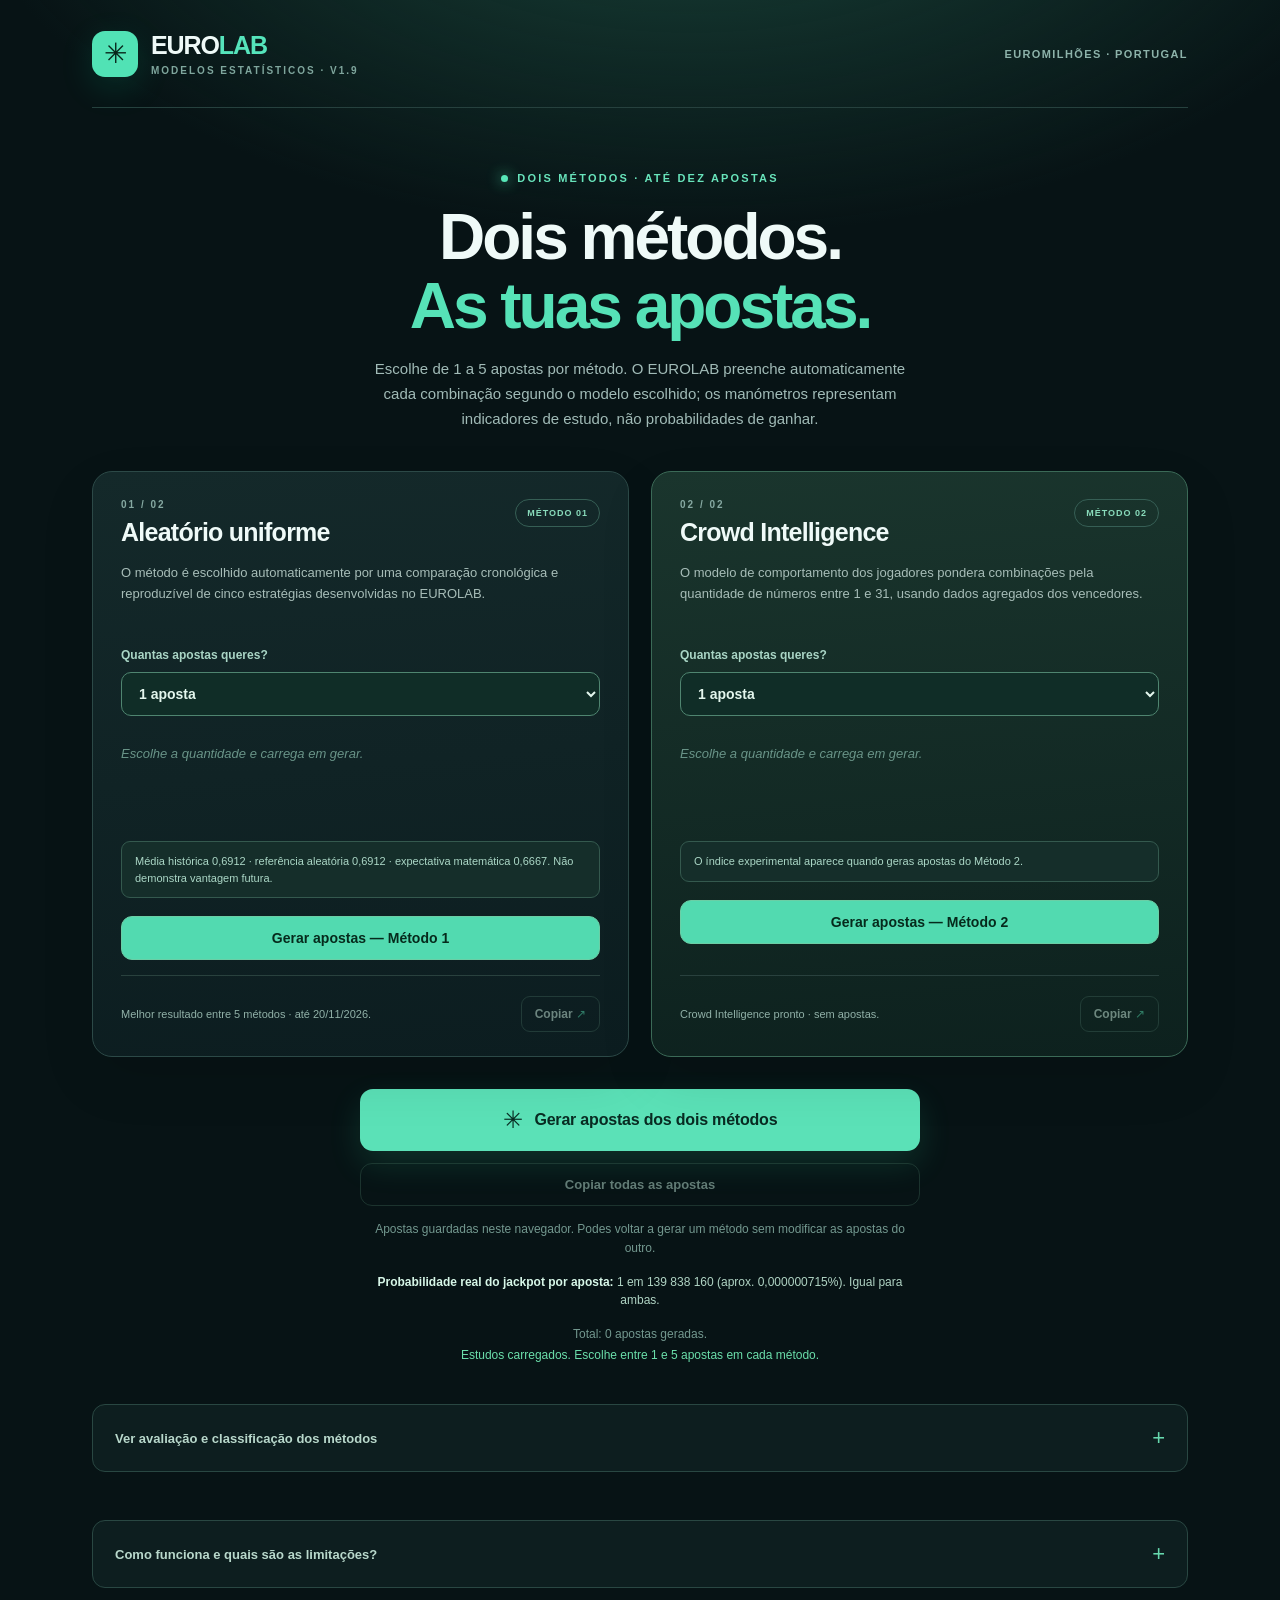
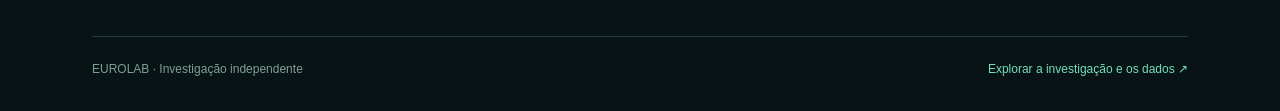
<file: index.html>
<!doctype html>
<html lang="pt-PT">
<head>
  <meta charset="utf-8">
  <meta name="viewport" content="width=device-width, initial-scale=1">
  <meta name="theme-color" content="#071315">
  <meta name="description" content="EUROLAB: gera duas chaves distintas do Euromilhões através de dois métodos transparentes.">
  <title>EUROLAB — As tuas duas chaves</title>
  <link rel="stylesheet" href="assets/duas-chaves.css?v=1.9">
  <script src="assets/selecao-core.js?v=1.9" defer></script>
  <script src="assets/duas-chaves-core.js?v=1.9" defer></script>
  <script src="assets/duas-chaves.js?v=1.9" defer></script>
</head>
<body>
  <div class="site">
    <header class="header">
      <a class="brand" href="./" aria-label="EUROLAB — Página inicial">
        <span class="brand-mark" aria-hidden="true">✳</span>
        <span><strong>EURO<span>LAB</span></strong><small>MODELOS ESTATÍSTICOS · V1.9</small></span>
      </a>
      <span class="header-caption">EUROMILHÕES · PORTUGAL</span>
    </header>
    <main>
      <section class="intro" aria-labelledby="intro-title">
        <div class="eyebrow"><span class="pulse"></span> DOIS MÉTODOS · ATÉ DEZ APOSTAS</div>
        <h1 id="intro-title">Dois métodos.<br><em>As tuas apostas.</em></h1>
        <p>Escolhe de 1 a 5 apostas por método. O EUROLAB preenche automaticamente cada combinação segundo o modelo escolhido; os manómetros representam indicadores de estudo, não probabilidades de ganhar.</p>
      </section>
      <section class="ticket-grid" aria-label="Apostas do Euromilhões por método">
        <article class="ticket" aria-labelledby="method-one-title">
          <div class="ticket-head">
            <div><span class="ticket-number">01 / 02</span><h2 id="method-one-title">A avaliar os métodos…</h2></div>
            <span class="method-pill">MÉTODO 01</span>
          </div>
          <p class="method-desc">O método é escolhido automaticamente por uma comparação cronológica e reproduzível de cinco estratégias desenvolvidas no EUROLAB.</p>
          <div class="ticket-body ticket-results">
            <label class="ticket-count-label" for="count-1">Quantas apostas queres?</label>
            <select id="count-1" class="ticket-count" aria-label="Número de apostas do Método 1">
              <option value="1">1 aposta</option>
              <option value="2">2 apostas</option>
              <option value="3">3 apostas</option>
              <option value="4">4 apostas</option>
              <option value="5">5 apostas</option>
            </select>
            <div id="key1-list" class="ticket-list" aria-live="polite"><p class="placeholder">Escolhe a quantidade e carrega em gerar.</p></div>
          </div>
          <section class="study-gauge" id="gauge1" aria-labelledby="gauge1-title" hidden>
            <div class="gauge-head"><strong id="gauge1-title">Desempenho histórico do método</strong><span id="gauge1-value">—</span></div>
            <svg class="dial" viewBox="0 0 240 138" role="img" aria-labelledby="gauge1-title gauge1-caption">
              <path class="dial-track" d="M 24 112 A 96 96 0 0 1 216 112"/>
              <path class="dial-progress" id="gauge1-progress" d="M 24 112"/>
              <line id="gauge1-needle" class="dial-needle" x1="120" y1="112" x2="120" y2="31"/>
              <circle class="dial-hub" cx="120" cy="112" r="7"/>
              <text class="dial-mark" x="14" y="134">0</text><text class="dial-mark" x="208" y="134">1,5</text>
            </svg>
            <p class="gauge-caption" id="gauge1-caption">Escala de 0 a 1,5 acertos ponderados/chave · Referência teórica: 0,6667. Não é probabilidade de ganhar.</p>
          </section>
          <p class="model-signal" id="model1-signal" aria-live="polite">A comparar os cinco métodos históricos…</p>
          <button class="card-generate" id="generate-1" type="button" disabled>Gerar apostas — Método 1</button>
          <div class="ticket-foot">
            <span class="ticket-note" id="model1-info">A carregar o histórico…</span>
            <button id="copy-1" class="copy-button" type="button" disabled>Copiar <span aria-hidden="true">↗</span></button>
          </div>
        </article>
        <article class="ticket ticket-accent" aria-labelledby="method-two-title">
          <div class="ticket-head">
            <div><span class="ticket-number">02 / 02</span><h2 id="method-two-title">Crowd Intelligence</h2></div>
            <span class="method-pill">MÉTODO 02</span>
          </div>
          <p class="method-desc">O modelo de comportamento dos jogadores pondera combinações pela quantidade de números entre 1 e 31, usando dados agregados dos vencedores.</p>
          <div class="ticket-body ticket-results">
            <label class="ticket-count-label" for="count-2">Quantas apostas queres?</label>
            <select id="count-2" class="ticket-count" aria-label="Número de apostas do Método 2">
              <option value="1">1 aposta</option>
              <option value="2">2 apostas</option>
              <option value="3">3 apostas</option>
              <option value="4">4 apostas</option>
              <option value="5">5 apostas</option>
            </select>
            <div id="key2-list" class="ticket-list" aria-live="polite"><p class="placeholder">Escolhe a quantidade e carrega em gerar.</p></div>
          </div>
          <section class="study-gauge" id="gauge2" aria-labelledby="gauge2-title" hidden>
            <div class="gauge-head"><strong id="gauge2-title">Índice Crowd experimental</strong><span id="gauge2-value">—</span></div>
            <svg class="dial" viewBox="0 0 240 138" role="img" aria-labelledby="gauge2-title gauge2-caption">
              <path class="dial-track" d="M 24 112 A 96 96 0 0 1 216 112"/>
              <path class="dial-progress" id="gauge2-progress" d="M 24 112"/>
              <line id="gauge2-needle" class="dial-needle" x1="120" y1="112" x2="120" y2="31"/>
              <circle class="dial-hub" cx="120" cy="112" r="7"/>
              <text class="dial-mark" x="14" y="134">0,85</text><text class="dial-mark" x="208" y="134">1,15</text>
            </svg>
            <p class="gauge-caption" id="gauge2-caption">Escala de 0,85 a 1,15 · Referência: 1,00. Estudo de uma razão agregada de vencedores, não da popularidade desta chave.</p>
          </section>
          <p class="model-signal" id="model2-signal" aria-live="polite">O indicador é experimental, não uma previsão da popularidade individual.</p>
          <button class="card-generate" id="generate-2" type="button" disabled>Gerar apostas — Método 2</button>
          <div class="ticket-foot">
            <span class="ticket-note" id="model2-info">A carregar o modelo Crowd…</span>
            <button id="copy-2" class="copy-button" type="button" disabled>Copiar <span aria-hidden="true">↗</span></button>
          </div>
        </article>
      </section>
      <section class="actions" aria-label="Controlos do gerador">
        <button class="generate-button" id="generate" type="button" disabled><span aria-hidden="true">✳</span> Gerar apostas dos dois métodos</button>
        <button class="secondary-button" id="copy-both" type="button" disabled>Copiar todas as apostas</button>
        <p class="saved-info" id="saved-info">A carregar os modelos…</p>
        <p class="jackpot-fact"><strong>Probabilidade real do jackpot por aposta:</strong> 1 em 139 838 160 (aprox. 0,000000715%). Igual para ambas.</p>
        <p id="odds-total" class="saved-info" aria-live="polite">Total: 0 apostas geradas.</p>
        <p id="status" class="status" aria-live="polite" role="status"></p>
      </section>
      <section class="methodology" aria-labelledby="ranking-heading">
        <details id="ranking-details">
          <summary id="ranking-heading">Ver avaliação e classificação dos métodos <span class="summary-icon" aria-hidden="true">+</span></summary>
          <div class="details-content">
            <p id="ranking-period" class="ranking-summary">A comparar os métodos…</p>
            <div class="ranking-scroll" id="ranking-body"></div>
            <p>Comparação walk-forward: cada chave foi gerada só com concursos anteriores à data avaliada. Foram utilizados os mesmos 250 concursos de avaliação e cinco sementes para cada um dos cinco métodos.</p>
            <p><strong>Atenção:</strong> o primeiro classificado é o melhor no histórico observado, não o melhor comprovado para o futuro. O resultado pode variar com a amostra e a escolha entre cinco métodos introduz viés de seleção.</p>
          </div>
        </details>
      </section>
      <section class="methodology" aria-labelledby="methodology-heading">
        <details>
          <summary id="methodology-heading">Como funciona e quais são as limitações? <span class="summary-icon" aria-hidden="true">+</span></summary>
          <div class="details-content">
            <p><strong>Método 1 — Seletor walk-forward v1.7:</strong> compara cinco métodos — aleatório uniforme, frequências altas, frequências baixas, equilibrado e anti-datas. Avalia os 250 concursos mais recentes utilizando, para cada previsão histórica, apenas a janela anterior de 250 concursos. Cada método é avaliado com cinco sementes fixas; a pontuação média corresponde a números acertados + 0,5 × estrelas. A primeira chave é gerada com o método de melhor pontuação observada. Pode mudar quando novos resultados oficiais entram no histórico. Os sorteios finais usam aleatoriedade criptográfica, não as sementes do teste.</p>
            <p><strong>Método 2 — Crowd Intelligence:</strong> consulta o modelo experimental Crowd v1.4, calibrado com 757 sorteios e avaliado em 301 concursos posteriores. Usa o coeficiente de associação entre a contagem de números de calendário (1–31) e uma razão agregada de vencedores, ponderando os grupos de combinações segundo esse índice. Só utiliza grupos com pelo menos 80 observações; quando é gerada uma aposta por método, evita números ou estrelas em comum. Com várias apostas, garante combinações completas distintas, mas números e estrelas podem repetir-se entre apostas. As estrelas não são classificadas pelo modelo Crowd, sendo sorteadas entre as disponíveis.</p><p><strong>Transparência:</strong> o indicador Crowd não estima quantas pessoas escolheram uma chave específica nem demonstra que a combinação terá menor probabilidade de dividir prémios. Não usamos um modelo de frequências para prever resultados futuros nem uma taxa de 44,3% como se fosse vantagem de acerto. Se os ficheiros de ambos os modelos não estiverem disponíveis, não há geração de chaves.</p>
            <p>Num sorteio justo, cada aposta simples válida tem uma probabilidade de <strong>1 em 139 838 160</strong> de acertar o jackpot. Com <em>N</em> apostas completas distintas, a probabilidade conjunta de jackpot é <em>N</em> em 139 838 160. Os indicadores dos manómetros não alteram esta probabilidade.</p>
            <p>O gerador não faz apostas. Os dados históricos e o modelo Crowd são carregados do site, mas as chaves geradas e guardadas permanecem neste navegador. Joga de forma responsável.</p>
          </div>
        </details>
      </section>
    </main>
    <footer class="footer">
      <span>EUROLAB · Investigação independente</span>
      <a href="painel-investigacao.html">Explorar a investigação e os dados <span aria-hidden="true">↗</span></a>
    </footer>
  </div>
</body>
</html>
</file>
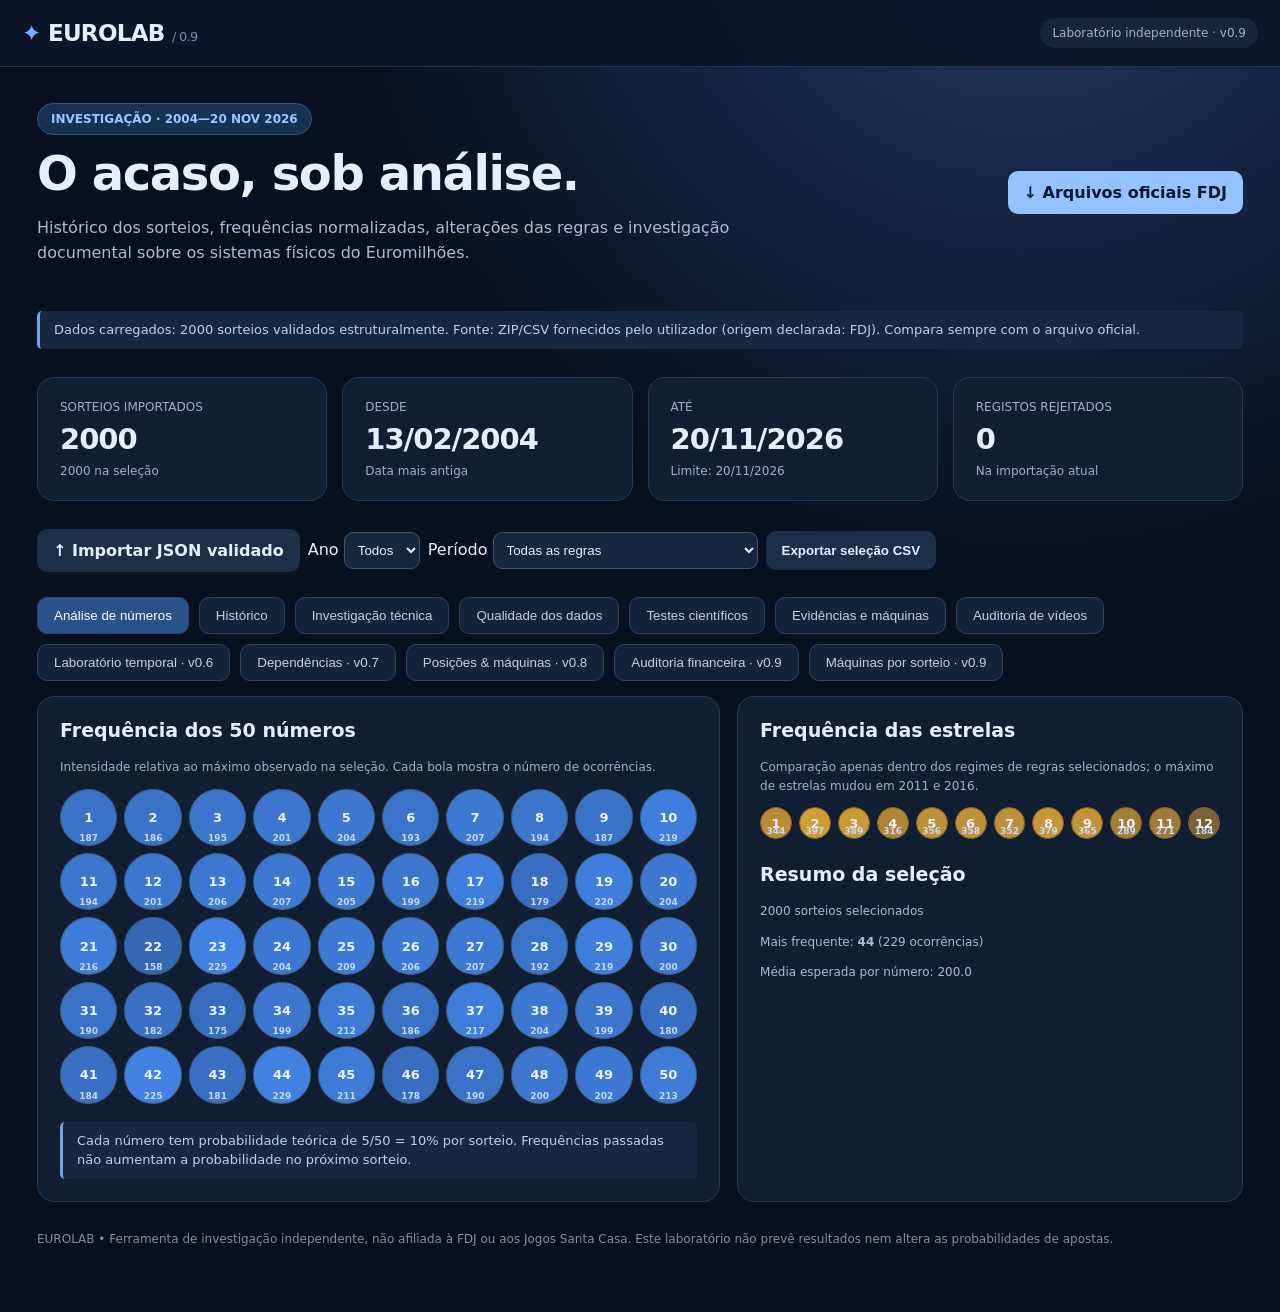
<file: laboratorio-avancado.html>
<!doctype html><html lang="pt"><head><meta charset="utf-8"><meta name="viewport" content="width=device-width, initial-scale=1"><title>EuroLab — Investigação do Euromilhões</title><style>
:root{font-family:Inter,system-ui,-apple-system,Arial,sans-serif;color:#e7eefb;background:#080f1e}*{box-sizing:border-box}body{margin:0;background:radial-gradient(circle at 80% -10%,#213a66 0,transparent 40%),#080f1e}a{color:#8bb9ff}header{border-bottom:1px solid #24344e;background:#0b1529ee;padding:18px max(22px,calc((100vw - 1250px)/2));display:flex;align-items:center;justify-content:space-between;gap:10px}header b{font-size:23px;letter-spacing:-.7px}.mark{color:#79b0ff}.tag{font-size:12px;color:#9fb2ce;background:#17253c;padding:8px 12px;border-radius:50px}main{max-width:1250px;margin:auto;padding:36px 22px}h1{font-size:clamp(30px,4vw,48px);line-height:1.08;margin:0 0 12px;letter-spacing:-1.4px}h2{margin:0 0 17px;font-size:19px}p{color:#aabbd5;line-height:1.55}.hero{display:flex;justify-content:space-between;gap:30px;align-items:center;margin-bottom:30px}.hero p{max-width:700px}.pill{display:inline-block;background:#173150;color:#9cc7ff;border:1px solid #31557e;border-radius:30px;font-size:12px;font-weight:700;padding:8px 13px;margin-bottom:13px}.btn{display:inline-flex;gap:8px;align-items:center;justify-content:center;color:#07172f;background:#95c3ff;border:0;border-radius:10px;padding:12px 16px;text-decoration:none;cursor:pointer;font-weight:750}.btn.alt{color:#e6efff;background:#1d2e49}.panel{background:#111d31;border:1px solid #273951;border-radius:17px;padding:22px;min-width:0}.cards{display:grid;grid-template-columns:repeat(4,minmax(0,1fr));gap:15px;margin:28px 0}.metric{font-size:29px;font-weight:800;letter-spacing:-1px;margin:8px 0}.muted{font-size:12px;color:#9eb0c8}.layout{display:grid;grid-template-columns:1.35fr 1fr;gap:17px}.row{display:flex;gap:12px;align-items:center;flex-wrap:wrap}.controls{display:flex;gap:8px;align-items:center;flex-wrap:wrap;margin-bottom:20px}select,input[type=file]{border:1px solid #3e5270;color:#e7eefb;background:#16263e;border-radius:9px;padding:9px;max-width:100%}.heat{display:grid;grid-template-columns:repeat(10,1fr);gap:7px}.ball{display:grid;place-items:center;border-radius:50%;aspect-ratio:1;background:#1d3455;border:1px solid #415e80;font-size:13px;font-weight:800;color:#f1f5ff;position:relative}.ball small{position:absolute;bottom:2px;font-size:9px;color:#c7dbfb}.stars{grid-template-columns:repeat(12,1fr)}.stars .ball{background:#56421e;border-color:#806124}.draw{padding:11px 0;border-bottom:1px solid #2a3950;display:flex;gap:12px;align-items:center;justify-content:space-between}.draw:last-child{border:0}.drawballs{display:flex;gap:5px;align-items:center}.tiny{height:27px;width:27px;display:grid;place-items:center;border-radius:50%;background:#284a7c;font-size:12px;font-weight:700}.tiny.star{background:#7a5820}.note{border-left:3px solid #6ea5e9;padding:9px 14px;background:#172740;color:#bfd0e9;border-radius:5px;font-size:13px;line-height:1.5}.sections{margin-top:20px}.tabs{display:flex;gap:10px;margin:25px 0 15px;flex-wrap:wrap}.tab{background:#15233a;color:#c2d0e4;padding:10px 16px;border:1px solid #2f4362;border-radius:10px;cursor:pointer}.tab.active{background:#285288;color:white}.facts{display:grid;grid-template-columns:repeat(2,minmax(0,1fr));gap:12px}.fact{border:1px solid #2b425f;border-radius:12px;padding:15px;background:#15253b}.fact small{color:#7cafec}.fact p{margin:8px 0 0;font-size:13px}.off{display:none}.timeline{border-left:2px solid #416eae;margin-left:7px;padding-left:18px}.event{margin-bottom:18px;position:relative}.event:before{content:'';position:absolute;left:-25px;top:3px;background:#80b6fa;width:12px;height:12px;border-radius:50%}.event strong{color:white}.footer{margin:30px 0;color:#7d90aa;font-size:12px}.status{color:#e9bd63}code{color:#bfddff}details{margin-top:10px}summary{cursor:pointer;color:#a8cfff}canvas{max-width:100%}@media(max-width:850px){.cards{grid-template-columns:repeat(2,1fr)}.layout,.facts{grid-template-columns:1fr}.hero{display:block}.heat{gap:4px}.ball{font-size:11px}header{padding:16px 20px}}@media(max-width:480px){main{padding:22px 12px}.cards{gap:9px}.panel{padding:14px}.tiny{width:23px;height:23px;font-size:10px}.draw{flex-wrap:wrap}}

.clean-table{width:100%;border-collapse:collapse;text-align:left;font-size:13px}.clean-table th,.clean-table td{padding:12px 10px;border-bottom:1px solid #34425b;white-space:nowrap}.clean-table thead{background:#1a2b44;color:#b7d1f2}.clean-table tbody tr:hover{background:#1a2b4495}.clean-table td:nth-child(3),.clean-table td:nth-child(4){font-variant-numeric:tabular-nums}.t-track{height:10px;overflow:hidden;background:#263b56;border-radius:6px;margin-top:7px}.t-fill{height:100%;background:#7dafec;border-radius:6px}.t-era-row{padding:11px 0;border-bottom:1px solid #2b3d55}.t-era-row b{display:block;margin-bottom:4px}.t-help{font-size:12px;color:#c4d3e8}.t-good{color:#86c7a0}.t-muted{color:#aebed4}

.d-compare{display:grid;gap:7px;margin:8px 0 14px}.d-pair{display:grid;grid-template-columns:65px 1fr;align-items:center;gap:9px}.d-pair span{font-size:12px;color:#b6c8df}.d-track{background:#213651;height:14px;border-radius:5px;overflow:hidden;position:relative}.d-f-observed{position:absolute;left:0;top:0;height:7px;background:#81bdff;border-radius:2px}.d-f-expected{position:absolute;left:0;bottom:0;height:7px;background:#e8b56f;border-radius:2px}.d-key{display:flex;gap:15px;font-size:11px;color:#adc0d9;flex-wrap:wrap}.d-legend{display:inline-block;width:11px;height:9px;margin-right:4px;border-radius:2px}.d-legend.ob{background:#81bdff}.d-legend.ex{background:#e8b56f}.d-case{font-size:12px;color:#a3b4cb}.d-evidence{border-left:3px solid #5f89bf}.d-evidence.pending{border-left-color:#c59c53}.d-evidence.other{border-left-color:#8a83c9}

/* EUROLAB v0.8 — pesquisas de origem, posição e auditoria. */
.o-kicker{font-size:11px;letter-spacing:.12em;color:#8fb9ed;text-transform:uppercase;font-weight:800}
.o-alert{border:1px solid #b38b50;border-left:3px solid #dba855;background:#342919;color:#ead9b6;padding:14px;border-radius:10px;font-size:13px;line-height:1.6}
.o-detail{color:#b5c7e0;font-size:13px;line-height:1.6}
.o-seq{display:flex;gap:8px;align-items:center;flex-wrap:wrap;margin:12px 0}
.o-dot{width:43px;height:43px;border-radius:100%;background:#2666ae;border:1px solid #69a8f6;display:flex;align-items:center;justify-content:center;font-weight:800;font-size:16px}
.o-dot.star{background:#79551b;border-color:#e1b65c}
.o-seq-label{color:#829ebc;font-size:11px;text-align:center;margin-top:3px}
.o-chip{display:inline-block;padding:5px 10px;border-radius:24px;border:1px solid #4a617e;background:#1a2d44;color:#cfe1f7;font-size:12px}
.o-list{display:grid;gap:12px}
.o-item{border:1px solid #304763;background:#15263b;border-radius:14px;padding:16px}
.o-item h3{font-size:15px;margin:4px 0 8px}
.o-item p{font-size:13px;margin:6px 0}
.o-eq{display:grid;grid-template-columns:100px minmax(0,1fr);gap:10px;align-items:center;margin-bottom:11px}
.o-eq .dt{font-weight:750;color:#98baf0;font-size:12px}
.o-dbar{height:9px;background:#213b57;border-radius:10px;overflow:hidden}
.o-fill{height:100%;background:#6caaed}
.o-spacer{margin-top:18px}
.o-input{padding:10px;border:1px solid #4c6180;border-radius:10px;color:#eaf3ff;background:#172945;max-width:100%}
.o-grid12{display:grid;grid-template-columns:repeat(auto-fit,minmax(240px,1fr));gap:15px}
.o-stats-table{width:100%;border-collapse:collapse;font-size:13px}
.o-stats-table th,.o-stats-table td{text-align:left;padding:12px 10px;border-bottom:1px solid #2c4461;vertical-align:top}
.o-stats-table td:last-child{white-space:nowrap;font-variant-numeric:tabular-nums}
.o-heat-table{width:100%;border-collapse:separate;border-spacing:4px;font-size:11px}
.o-heat-table td{border:1px solid #384d67;text-align:center;border-radius:5px;padding:7px 4px;font-variant-numeric:tabular-nums}
.o-heat-table th{color:#a6b9d3;text-align:center;padding:5px}
.o-footnote{font-size:11px;color:#92a6c0;line-height:1.5}
@media(max-width:600px){.o-eq{grid-template-columns:1fr}.o-dot{width:36px;height:36px;font-size:13px}.o-stats-table{font-size:11px}}

/* EUROLAB v0.9 financial QA & machine registry */
#view-financas,#view-machine-registry{max-width:1250px;margin:0 auto;padding:32px 22px}
.v09-bar{display:flex;align-items:center;gap:12px;flex-wrap:wrap;margin:14px 0}
.v09-box{background:#12233a;border:1px solid #385473;border-radius:12px;padding:17px}
.v09-chip{font-size:12px;color:#9fc4ed;border:1px solid #3a5579;padding:6px 10px;border-radius:30px;display:inline-flex}
.v09-alert{background:#34251e;border:1px solid #996c54;border-radius:12px;padding:16px;color:#f0d2be;font-size:13px;line-height:1.55}
.v09-ok{color:#92d8af}.v09-warn{color:#f4bc86}
.v09-kpi{font-size:31px;line-height:1.3;font-weight:800;letter-spacing:-.8px}
.v09-table{width:100%;border-collapse:collapse;font-size:13px}
.v09-table th,.v09-table td{text-align:left;padding:10px 8px;border-bottom:1px solid #334a64}
.v09-table th{color:#a6bddc}.v09-table tr.warn{background:#49302266}
.v09-source{color:#a9c9f3;font-size:12px;overflow-wrap:anywhere}
.v09-card-list{display:grid;grid-template-columns:repeat(2,minmax(0,1fr));gap:12px}
.v09-machine{background:#152a43;border:1px solid #364e6d;padding:18px;border-radius:13px}
.v09-machine h3{margin:10px 0 4px;font-size:17px}.v09-sub{font-size:12px;color:#aec2df}
@media(max-width:750px){.v09-card-list{grid-template-columns:1fr}.v09-table{font-size:11px}}
</style></head><body><header><b><span class="mark">✦</span> EUROLAB <span style="color:#718ca9;font-size:13px;font-weight:400">/ 0.9</span></b><span class="tag">Laboratório independente · v0.9</span></header><main><div class="hero"><div><span class="pill">INVESTIGAÇÃO · 2004—20 NOV 2026</span><h1>O acaso, sob análise.</h1><p>Histórico dos sorteios, frequências normalizadas, alterações das regras e investigação documental sobre os sistemas físicos do Euromilhões.</p></div><a class="btn" href="https://www.fdj.fr/jeux-de-tirage/euromillions-my-million/historique" target="_blank" rel="noopener">↓ Arquivos oficiais FDJ</a></div>
<div class="note" id="notice">A aplicação arranca sem um histórico completo incorporado. Importa o ficheiro <code>dados-validados.json</code> produzido pelo importador incluído. Base histórica incluída: 1 999 sorteios validados estruturalmente (13/02/2004–17/11/2026).</div><div class="cards"><div class="panel"><div class="muted">SORTEIOS IMPORTADOS</div><div class="metric" id="count">0</div><div class="muted" id="scope">Carregamento automático</div></div><div class="panel"><div class="muted">DESDE</div><div class="metric" id="first">—</div><div class="muted">Data mais antiga</div></div><div class="panel"><div class="muted">ATÉ</div><div class="metric" id="last">—</div><div class="muted">Limite: 20/11/2026</div></div><div class="panel"><div class="muted">REGISTOS REJEITADOS</div><div class="metric" id="bad">0</div><div class="muted">Na importação atual</div></div></div>
<div class="controls"><label class="btn alt">↑ Importar JSON validado<input type="file" id="upload" accept=".json,application/json" hidden></label><label>Ano <select id="year"><option value="all">Todos</option></select></label><label>Período <select id="era"><option value="all">Todas as regras</option><option value="2004">2004—06/05/2011 (9 estrelas)</option><option value="2011">10/05/2011—23/09/2016 (11 estrelas)</option><option value="2016">Desde 27/09/2016 (12 estrelas)</option></select></label><button class="btn alt" id="export">Exportar seleção CSV</button></div>
<div class="tabs"><button class="tab active" data-view="numbers">Análise de números</button><button class="tab" data-view="history">Histórico</button><button class="tab" data-view="technical">Investigação técnica</button><button class="tab" data-view="quality">Qualidade dos dados</button><button class="tab" data-view="science">Testes científicos</button><button class="tab" data-view="evidence">Evidências e máquinas</button><button class="tab" data-view="videos">Auditoria de vídeos</button><button class="tab" data-view="temporal">Laboratório temporal · v0.6</button><button class="tab" data-view="dependencies">Dependências · v0.7</button><button class="tab" data-view="ordens">Posições & máquinas · v0.8</button><button class="tab" data-view="financas">Auditoria financeira · v0.9</button><button class="tab" data-view="machine-registry">Máquinas por sorteio · v0.9</button></div>
<div id="view-numbers" class="view"><div class="layout"><section class="panel"><h2>Frequência dos 50 números</h2><p class="muted">Intensidade relativa ao máximo observado na seleção. Cada bola mostra o número de ocorrências.</p><div class="heat" id="heat"></div><div class="note" style="margin-top:18px">Cada número tem probabilidade teórica de 5/50 = 10% por sorteio. Frequências passadas não aumentam a probabilidade no próximo sorteio.</div></section><section class="panel"><h2>Frequência das estrelas</h2><p class="muted">Comparação apenas dentro dos regimes de regras selecionados; o máximo de estrelas mudou em 2011 e 2016.</p><div class="heat stars" id="starheat"></div><h2 style="margin-top:24px">Resumo da seleção</h2><div id="summary" class="muted">A carregar a base histórica...</div></section></div></div>
<div id="view-history" class="view off"><section class="panel"><h2>Resultados importados</h2><div id="history"></div></section></div>
<div id="view-technical" class="view off"><div class="facts"><div class="fact"><small>CONFIRMADO · FDJ</small><h2>50 bolas e 12 estrelas</h2><p>No formato atual são extraídas cinco bolas numeradas 1–50 e duas estrelas numeradas 1–12. Alterações históricas devem ser consideradas.</p></div><div class="fact"><small>CONFIRMADO · FDJ</small><h2>Ensaios e fiscalização</h2><p>A FDJ descreve ensaios com bolas de teste, acondicionamento das bolas oficiais em mala selada guardada em cofre e acompanhamento de um comissário de justiça.</p></div><div class="fact"><small>CONFIRMADO · FDJ UNITED (estúdios)</small><h2>Produção em Boulogne-Billancourt</h2><p>A empresa identifica estúdios e equipa de produção em Boulogne-Billancourt. Horários divulgados para o LOTO não devem ser confundidos com os do Euromilhões.</p></div><div class="fact"><small>POR CONFIRMAR · EURO MILHÕES</small><h2>Massa, diâmetro, polímero e RPM</h2><p>Não foram obtidos valores específicos verificáveis para as bolas e máquinas utilizadas no Euromilhões de 2026. Não extrapolar valores do LOTO francês.</p></div></div><section class="panel sections"><h2>Registos de alterações de regras</h2><div class="timeline"><div class="event"><strong>13/02/2004 — Início</strong><p>50 números; 2 estrelas de um conjunto de 9; sorteios à sexta-feira.</p></div><div class="event"><strong>10/05/2011 — Novo formato</strong><p>Introdução da terça-feira e expansão do conjunto de estrelas para 11.</p></div><div class="event"><strong>27/09/2016 — Formato atual</strong><p>Expansão do conjunto de estrelas para 12.</p></div></div></section><section class="panel sections"><h2>Documentação consultável</h2><p><a target="_blank" href="https://www.fdj.fr/mag/coulisses/article-coulisses-tirage-euromillions">FDJ — Bastidores do Euromilhões</a></p><p><a target="_blank" href="https://www.fdjunited.com/fr/2026/09/dans-les-coulisses-des-studios-fdj-united-lenvers-du-decor-du-loto/">FDJ UNITED — Estúdios e procedimentos do LOTO (2026)</a></p><p><a target="_blank" href="https://www.jogossantacasa.pt/web/SCInstitucional/verDetalhe?contentId=44">Jogos Santa Casa — Regulamentação</a></p><p><a target="_blank" href="https://www.fdj.fr/jeux-de-tirage/euromillions-my-million/historique">FDJ — Seis ZIP de resultados oficiais</a></p></section></div>
<div id="view-quality" class="view off"><section class="panel"><h2>Relatório de validação</h2><div id="quality"><p>O relatório está incluído no projeto; carrega os dados para consultar o resumo.</p></div><div class="note">Controlos: datas válidas, limite temporal, 5 números distintos entre 1–50, 2 estrelas distintas no intervalo histórico aplicável, datas duplicadas e registos inconsistentes. Os arquivos sobrepostos são deduplicados por data e têm conflitos sinalizados.</div></section></div>
<div id="view-science" class="view off"><section class="panel"><h2>Testes estatísticos · laboratório de hipóteses</h2><p>Os resultados são calculados previamente a partir dos 1 999 sorteios importados. Os testes de uniformidade utilizam 1 000 simulações de sorteios sem reposição (Monte Carlo), evitando assumir independência entre as cinco bolas de um mesmo sorteio.</p><label>Período de análise <select id="sciencera"><option value="overall">Todos os 1 999 sorteios — só números</option><option value="2004-2011">2004–2011 · 9 estrelas</option><option value="2011-2016">2011–2016 · 11 estrelas</option><option value="2016-2026">2016–2026 · 12 estrelas</option></select></label><div id="science-output" style="margin-top:18px"><p>Os resultados serão carregados a partir do ficheiro de análise.</p></div><div class="note" style="margin-top:18px">Um valor-p baixo não prova manipulação nem previsão. Foram realizados vários testes exploratórios: resultados próximos de 0,05 devem ser confirmados com correção para múltiplas comparações, metodologia pré-registada e dados futuros independentes.</div></section><section class="panel sections"><h2>Modelo físico · ficha de investigação</h2><div class="facts"><div class="fact"><small>DOCUMENTADO · FDJ</small><h2>Custódia e controlo</h2><p>Bolas seladas em cofre, ensaios com bolas de teste e fiscalização por comissário de justiça durante o processo. <a href="https://www.fdj.fr/mag/coulisses/article-coulisses-tirage-euromillions" target="_blank" rel="noopener">Fonte oficial</a>.</p></div><div class="fact"><small>ESPECIFICAÇÃO DO FABRICANTE · NÃO CONFIRMA INSTALAÇÃO ATUAL</small><h2>Modelo Stresa</h2><p>O fabricante Ryo-Catteau descreve uma esfera de 700 mm e mistura por dupla rotação inversa. Atribuição à configuração EuroMilhões de 2026 ainda não confirmada diretamente pelo operador. <a href="https://www.ryo-catteau.com/en/stresa.htm" target="_blank" rel="noopener">Ficha do fabricante</a>.</p></div><div class="fact"><small>ESPECIFICAÇÃO DO FABRICANTE</small><h2>Modelo Pâquerette</h2><p>Modelo desenhado para sorteios complementares com uma ou duas bolas. Associação histórica ao EuroMilhões consta de fontes secundárias, sem confirmação técnica atual. <a href="https://www.ryo-catteau.com/en/paquerette.htm" target="_blank" rel="noopener">Ficha do fabricante</a>.</p></div><div class="fact"><small>NÃO APURADO PARA 2026</small><h2>Condições e bolas</h2><p>Massa, tolerâncias, polímero exato, diâmetro, velocidade de rotação, ambiente térmico, humidade, ciclos de substituição e identificação dos conjuntos de bolas.</p></div></div></section></div>

<div id="view-temporal" class="view off"><section class="panel">
 <span class="pill">METODOLOGIA · SEM OLHAR PARA O FUTURO</span>
 <h2>Laboratório temporal — teste de hipóteses v0.6</h2>
 <p>Compara as metades de cada período estável de regras e realiza um teste retrospetivo com informação disponível <strong>antes</strong> de cada sorteio. Os valores-p são exploratórios; não são probabilidades de o sorteio estar viciado ou previsões para apostas.</p>
 <div class="cards" style="margin:20px 0"><div class="panel"><div class="muted">SORTEIOS TESTADOS SEM FUTURO</div><div class="metric" id="t-count">—</div></div><div class="panel"><div class="muted">NÚMEROS · MÉDIA DE ACERTOS</div><div class="metric" id="t-number-mean">—</div></div><div class="panel"><div class="muted">ESTRELAS · MÉDIA DE ACERTOS</div><div class="metric" id="t-star-mean">—</div></div><div class="panel"><div class="muted">TESTES DE MUDANÇA</div><div class="metric" id="t-tests">—</div></div></div>
 <div class="note"><b>Regra fixa:</b> selecionar os 5 números e 2 estrelas com mais ocorrências nos 100 sorteios anteriores <em>do mesmo regime</em>. Empates favorecem os números mais baixos. A regra foi criada após observar o histórico, pelo que a demonstração definitiva exigiria resultados futuros ainda não conhecidos.</div>
 <div class="layout sections"><div class="panel"><h2>Teste retrospetivo</h2><div id="t-backtest">A carregar…</div><div id="t-era-bars" class="sections"></div></div><div class="panel"><h2>Comparação com o acaso</h2><div id="t-inference">A carregar…</div><p class="muted" style="font-size:12px">Simulações nulas calculadas com distribuição hipergeométrica para cada sorteio (sem reposição). Não foi otimizada a janela depois do resultado dentro deste teste.</p></div></div>
 <section class="panel sections"><h2>Houve mudanças na distribuição dentro de cada época?</h2><p>Separámos cada regime em duas metades cronológicas. O teste de permutação embaralha sorteios completos, preservando a extração sem reposição. Os seis testes pertencem à mesma família e foram corrigidos pelo método Holm-Bonferroni.</p><div style="overflow-x:auto"><table class="clean-table"><thead><tr><th>Época</th><th>Variável</th><th>Valor-p simulado</th><th>Valor-p corrigido</th><th>Resultado</th></tr></thead><tbody id="t-split-tbody"></tbody></table></div><div class="note sections">Uma eventual diferença temporal não permite atribuir causalidade a máquinas ou bolas sem registos do equipamento concreto associado a cada sorteio.</div></section>
 <section class="panel sections"><h2>Rastreabilidade do método de sorteio</h2><div class="facts"><div class="fact"><small>REGULAMENTO · 2020</small><h2>Meio mecânico ou informático</h2><p>A alteração francesa de 12/05/2020 prevê ambas as possibilidades com fiscalização. Não comprova utilização de sorteios informáticos numa determinada data. <a target="_blank" rel="noopener noreferrer" href="https://www.legifrance.gouv.fr/jorf/id/JORFTEXT000041865593">Fonte oficial</a>.</p></div><div class="fact"><small>DOCUMENTAÇÃO OPERACIONAL FDJ</small><h2>Extração mecânica documentada</h2><p>A FDJ descreve a extração com bolas oficiais e supervisão. Não disponibiliza, na documentação analisada, um identificador de máquina e lote por concurso. <a href="https://www.fdj.fr/mag/coulisses/article-coulisses-tirage-euromillions" target="_blank" rel="noopener noreferrer">Fonte FDJ</a>.</p></div><div class="fact"><small>POR APURAR</small><h2>Conjuntos e características de cada sorteio</h2><p>Faltam os identificadores dos equipamentos, os lotes de bolas, dimensões, massas individuais, controlo ambiental e data de substituição dos conjuntos.</p></div><div class="fact"><small>PROCESSO ABERTO</small><h2>Pedido de informação técnica</h2><p>Incluímos um documento com questões em português e francês, pronto para adaptação e envio aos responsáveis. Ficheiro: <code>PEDIDO_INFORMACAO_TECNICA.md</code>.</p></div></div></section>
 <button class="btn alt" id="t-report-export" type="button">↓ Exportar análise temporal (JSON)</button>
 </section></div>

<div id="view-dependencies" class="view off">
<section class="panel"><h2>Dependência entre sorteios — laboratório v0.7</h2>
<p>Os mesmos números podem repetir-se de um sorteio para o seguinte sem qualquer irregularidade. Este módulo compara o observado com as probabilidades combinatórias exatas de duas extrações independentes. Os testes foram calculados separadamente nos três regimes históricos.</p>
<div class="cards"><div class="panel"><div class="muted">REGISTOS ANALISADOS</div><div class="metric" id="d-draws">—</div></div><div class="panel"><div class="muted">TESTES DESTA FASE</div><div class="metric" id="d-tests">—</div></div><div class="panel"><div class="muted">SIGNIFICATIVOS APÓS HOLM (5%)</div><div class="metric" id="d-significant">—</div></div><div class="panel"><div class="muted">FONTE INDEPENDENTEMENTE VALIDADA?</div><div class="metric" style="font-size:16px" id="d-authenticity">—</div></div></div>
<div class="note">Os valores-p são exploratórios e corrigidos dentro de uma família de dez testes desta versão, não de toda a história do projeto. Não constituem previsões de sorteios futuros.</div>
</section>
<section class="panel sections"><h2>Repetições entre sorteios consecutivos</h2><p>As barras comparam contagens observadas com as esperadas. Para os números, 2 ou mais repetições formam um único grupo; para as estrelas são possíveis 0, 1 ou 2.</p><div class="facts" id="d-overlap">A carregar…</div></section>
<section class="panel sections"><h2>Terças-feiras vs. sextas-feiras</h2><p>Teste apenas nos períodos após 10/05/2011. As permutações conservam cada sorteio completo; uma eventual diferença não revela a causa física.</p><div style="overflow-x:auto"><table class="clean-table"><thead><tr><th>Regime</th><th>Grupo</th><th>Terças / sextas</th><th>p simulado</th><th>p corrigido Holm</th></tr></thead><tbody id="d-weekday"></tbody></table></div></section>
<section class="panel sections"><h2>Rastreabilidade científica: o que sabemos realmente?</h2><p>Todos os campos têm um estado explícito. Documentos sobre o LOTO não servem como prova das características do Euromilhões.</p><div class="facts" id="d-evidence">A carregar…</div></section>
<section class="panel sections"><div class="row"><button class="btn alt" id="d-export" type="button">↓ Exportar relatório (JSON)</button><a href="ARQUITETURA_FUTURA_WEBAPP.md" class="btn alt">Plano da futura web app</a></div><p class="muted">Data de corte: 20/11/2026, antes do sorteio desta noite. Base: 1 999 sorteios até 17/11/2026.</p></section>
</div>
<div id="view-evidence" class="view off"><section class="panel"><h2>Investigação física — evidências verificáveis</h2><p>Não confundir características gerais de um fabricante com as especificações das bolas ou máquinas efetivamente usadas num sorteio do Euromilhões. Cada afirmação abaixo tem uma fonte identificada.</p><div class="facts" id="evidence-cards"><p>A carregar fontes…</p></div></section><section class="panel sections"><h2>Questões técnicas em aberto</h2><div class="facts"><div class="fact"><small>PRIORIDADE 1</small><h2>Identificação do equipamento</h2><p>Número de série e modelo da máquina de cada sorteio, eventuais reservas e datas de substituição.</p></div><div class="fact"><small>PRIORIDADE 1</small><h2>Certificação das bolas</h2><p>Material, massa, diâmetro, tolerâncias, pesagens e identificação dos lotes efetivamente utilizados no Euromilhões.</p></div><div class="fact"><small>PRIORIDADE 2</small><h2>Ambiente e operação</h2><p>Temperatura, humidade, velocidade da mistura, duração, manutenção e monitorização ambiental.</p></div><div class="fact"><small>PRIORIDADE 2</small><h2>Dados de extração</h2><p>Ordem cronológica real das 5 bolas e 2 estrelas, preferivelmente associada a gravações oficiais.</p></div></div></section><section class="panel sections"><h2>Correção para múltiplos testes</h2><div id="adjusted-tests">A carregar análise…</div><p class="muted">Holm-Bonferroni sobre a família de 7 testes de frequências realizada na v0.3. Não inclui todos os testes exploratórios possíveis; resultados não confirmam enviesamento nem capacidade preditiva.</p></section></div>
<div class="footer">EUROLAB • Ferramenta de investigação independente, não afiliada à FDJ ou aos Jogos Santa Casa. Este laboratório não prevê resultados nem altera as probabilidades de apostas.</div></main><div id="view-videos" class="view off"><section class="panel"><h2>Auditoria audiovisual — ordem física de extração</h2><p>Regista manualmente uma gravação identificada. Os CSV FDJ incluem campos numerados de 1 a 5 e de 1 a 2, além da combinação ordenada. Os campos numerados podem refletir a sequência física, mas essa interpretação ainda requer confirmação audiovisual e documental. Não preencha a transcrição quando o vídeo mostra apenas a combinação final.</p><div class="note">Critério estrito: uma sequência só deve ser registada como transcrita integralmente quando o vídeo mostra a extração completa, sem cortes que impeçam estabelecer a ordem, com data e resultado conferidos. Um vídeo com resultados sobrepostos, sem extração visível, não é suficiente.</div><div class="cards" style="grid-template-columns:repeat(3,minmax(0,1fr))"><div class="panel"><div class="muted">HISTÓRICO</div><div class="metric" id="av-total">1 999</div></div><div class="panel"><div class="muted">REGISTOS AUDITADOS</div><div class="metric" id="av-records">0</div></div><div class="panel"><div class="muted">SEQUÊNCIAS TRANSCRITAS</div><div class="metric" id="av-verified">0</div></div></div><div class="facts"><div class="fact"><label for="av-date">Data do sorteio</label><input type="date" id="av-date" min="2004-02-13" max="2026-11-20" style="width:100%"><p class="muted" id="av-check">Escolhe uma data para comparar com o arquivo.</p><label for="av-url">URL do vídeo (YouTube ou operador)</label><input id="av-url" type="url" placeholder="https://..." style="width:100%"><label for="av-type">Tipo de registo</label><select id="av-type"><option value="resultados">Apenas anúncio de resultados</option><option value="extracao-parcial">Extração parcial / vídeo com cortes</option><option value="extracao-integral">Extração integral e contínua</option></select></div><div class="fact"><label for="av-nums">Ordem das 5 bolas (se efetivamente visível)</label><input id="av-nums" placeholder="Ex.: 15, 4, 42, 8, 29" style="width:100%"><label for="av-stars">Ordem das 2 estrelas (se visível)</label><input id="av-stars" placeholder="Ex.: 7, 2" style="width:100%"><label for="av-notes">Observações e limitações</label><textarea id="av-notes" rows="4" placeholder="Ex.: gravação não mostra a mistura completa" style="width:100%;background:#16263e;color:#e7eefb;border:1px solid #3e5270;border-radius:9px;padding:9px"></textarea><button class="btn" id="av-save" type="button" style="margin-top:10px">Guardar auditoria local</button></div></div><p id="av-alert" class="note" role="status" style="margin-top:16px">Os dados desta secção ficam apenas neste navegador. Exporta-os para não os perder.</p></section><section class="panel sections"><div class="row" style="justify-content:space-between"><h2>Registos efetuados</h2><button class="btn alt" id="av-export" type="button">Exportar JSON de auditoria</button></div><div id="av-list" class="muted">Ainda não existem auditorias.</div></section><section class="panel sections"><h2>Protocolo científico de validação audiovisual</h2><div class="facts"><div class="fact"><small>01 · LOCALIZAR</small><h2>Gravação identificável</h2><p>Guardar URL, data da extração e entidade que publicou o vídeo. Separar publicação oficial de republicação.</p></div><div class="fact"><small>02 · VERIFICAR</small><h2>Comparação com CSV</h2><p>Confirmar que o conjunto de cinco números e duas estrelas coincide com o arquivo; divergências não são silenciosamente corrigidas.</p></div><div class="fact"><small>03 · QUALIFICAR</small><h2>Sequência visível</h2><p>Assinalar vídeo integral, parcial ou anúncio final. Só a extração contínua e completa permite verificar ordem.</p></div><div class="fact"><small>04 · LIMITAR</small><h2>Sem inferir equipamento</h2><p>Um modelo visualmente parecido não comprova fabricante, lote de bolas, série, RPM ou condições ambientais.</p></div></div></section><section class="panel sections"><h2>Referências para a auditoria</h2><p><a target="_blank" rel="noopener noreferrer" href="https://www.fdj.fr/mag/coulisses/article-coulisses-tirage-euromillions">FDJ — bastidores de EuroMillions</a></p><p><a target="_blank" rel="noopener noreferrer" href="https://www.fdj.fr/mag/questions/euromillions-my-million-heure">FDJ — diferenças entre hora da extração e transmissão</a></p><p><a target="_blank" rel="noopener noreferrer" href="https://www.fdj.fr/jeux-de-tirage/euromillions-my-million/historique">FDJ — resultados históricos</a></p></section></div>

<div id="view-ordens" class="view off">
  <div class="hero"><div><span class="pill">LABORATÓRIO · V0.8</span><h1>Ordem dos campos <span style="color:#88b9f8">e rastreabilidade</span></h1><p>Recuperámos as sequências originais de 1 999 concursos, distinguindo a ordem dos campos do CSV da ordem crescente publicada. Testamos posições por permutação sem inventar trocas de equipamento.</p></div><a href="RELATORIO_V08.md" class="btn alt">Metodologia e provas</a></div>
  <div class="o-alert"><strong>Regra de evidência:</strong> as colunas <code>boule_1..5</code> e <code>etoile_1..2</code> preservam uma sequência não ordenada. A interpretação como <em>ordem real de extração</em> é plausível, mas <strong>não está confirmada</strong> por comunicação formal da FDJ nem por revisão visual independente. Nenhum resultado deste módulo demonstra previsão de sorteios.</div>
  <div class="cards"><div class="panel"><div class="muted">ORDENS PRESERVADAS</div><div class="metric" id="o-total">…</div><div class="o-footnote">1 sequência por concurso</div></div><div class="panel"><div class="muted">CONFLITOS COM COLUNAS ORDENADAS</div><div class="metric" id="o-errors">…</div></div><div class="panel"><div class="muted">TESTES POSICIONAIS</div><div class="metric" id="o-tests">…</div><div class="o-footnote">Com correção de Holm</div></div><div class="panel"><div class="muted">MÁQUINAS LIGADAS A UMA DATA</div><div class="metric" id="o-machines">0</div><div class="o-footnote">Com número de série confirmado</div></div></div>
  <section class="panel sections"><div class="row" style="justify-content:space-between"><div><div class="o-kicker">01 / Reconstituição de registos</div><h2>Como estavam as bolas no CSV?</h2></div><label>Data do concurso <input id="o-date" type="date" class="o-input" value="2026-11-17" min="2004-02-13" max="2026-11-17"></label></div><div id="o-draw-example" aria-live="polite">A carregar…</div></section>
  <section class="panel sections"><div class="row" style="justify-content:space-between"><div><div class="o-kicker">02 / Permutação condicional</div><h2>Há desvios na posição?</h2></div><button class="btn alt" id="o-export" type="button">Exportar estudo v0.8</button></div><p>Em cada simulação, os números sorteados mantêm-se iguais. Só a ordem interna é embaralhada. Assim evitamos atribuir à posição as diferenças normais de frequência dos números e controlamos os três regimes históricos de estrelas.</p><div id="o-test-result">A carregar…</div><div class="o-grid12 sections"><div class="fact"><label for="o-test">População</label><select id="o-test" class="o-input" style="width:100%"></select></div><div class="fact"><label for="o-position">Posição observada</label><select id="o-position" class="o-input" style="width:100%"></select></div></div><div id="o-position-chart" class="sections" aria-live="polite"></div><details class="sections"><summary>Ver matriz completa: número × posição</summary><div id="o-matrix" style="overflow-x:auto;margin-top:12px"></div></details><p class="o-footnote">As diferenças individuais mostradas nos gráficos são descritivas e não são testes independentes de significância. Os valores-p aplicam-se aos quatro testes globais pré-definidos.</p></section>
  <section class="panel sections"><div class="o-kicker">03 / Arquivo audiovisual</div><h2>Gravações identificadas para conferência</h2><p>Estas ligações foram localizadas através de metadados públicos. <strong>Nenhum vídeo foi ainda inspecionado integralmente, imagem a imagem.</strong> Abrir um vídeo não confirma a continuidade da extração. O botão de auditoria abre o formulário da versão 0.5 já existente.</p><div id="o-videos" class="o-list">A carregar fontes…</div></section>
  <section class="panel sections"><div class="o-kicker">04 / Cronologia com fontes</div><h2>Que alterações estão comprovadas?</h2><div class="note">Alterar o número de estrelas, a decoração televisiva ou as regras de fiscalização <strong>não prova</strong> uma substituição de máquina. Ainda não temos séries ou lotes atribuídos às datas dos concursos.</div><div id="o-timeline" class="o-list sections">A carregar…</div><div class="o-spacer"><h2>Equipamentos candidatos, sem atribuição ao concurso</h2><div id="o-models" class="facts"></div></div></section>
  <section class="panel sections"><h2>O que falta para uma análise causal de equipamentos?</h2><div id="o-unknown" class="o-list"></div><p class="o-footnote">Fontes preservadas em JSON, arquivos ZIP originais incluídos no projeto e hashes SHA-256 verificáveis. A correspondência dos ZIP enviados com uma transferência independente diretamente da FDJ ainda não foi certificada.</p></section>
</div>


<section class="view off" id="view-financas">
 <div class="hero"><div><span class="pill">NOVO · V0.9</span><h1>Auditoria <span style="color:#88b9f8">financeira</span></h1><p>Análise das contagens de vencedores por escalão nos seis arquivos fornecidos. A identificação de inconsistências nos registos não demonstra erros no sorteio físico.</p></div></div>
 <div class="cards" id="v09-finance-cards"></div>
 <div class="v09-alert"><strong>Regra de validação:</strong> se existirem vencedores em França numa categoria, o número de vencedores europeus dessa categoria não pode ser inferior. Zeros simultâneos são legítimos. As linhas sinalizadas conservam o valor original mas são excluídas de agregações europeias sem imputação.</div>
 <section class="panel sections"><h2>Pesquisar concurso e respetivos prémios</h2><div class="v09-bar"><label>Concurso <input type="date" id="v09-day" value="2020-01-31" class="o-input"></label><button id="v09-load-date" class="btn alt" type="button">Mostrar concurso</button><button id="v09-go-flag" class="btn alt" type="button">Ver anomalia</button><button id="v09-export" class="btn alt" type="button">Exportar auditoria JSON</button></div><div id="v09-record"></div></section>
 <section class="panel sections"><h2>Ficheiros de origem, sem misturar períodos</h2><div id="v09-archives" style="overflow-x:auto"></div><p class="o-footnote">Prémios indicados em euros nos arquivos FDJ para território francês. Não calcular faturação nem lucro com estes valores sem tratar moedas, relatórios específicos e taxas de câmbio.</p></section>
</section>
<section class="view off" id="view-machine-registry">
 <div class="hero"><div><span class="pill">NOVO · V0.9</span><h1>Máquina e conjunto de bolas <span style="color:#88b9f8">por data</span></h1><p>Primeiros registos recuperados de páginas históricas de um fornecedor independente, associados às combinações presentes nos nossos CSV. Estes números de máquina e lote não estão ainda autenticados pela FDJ.</p></div></div>
 <div class="v09-alert"><strong>Não confundir:</strong> “máquina 13” é um <em>identificador publicado por terceiro</em>, não o modelo, número de série ou localização do equipamento. “Conjunto 21” também não revela automaticamente composição, massa ou data de fabrico.</div>
 <section class="panel sections"><h2>Registos localizados e confrontados com o histórico</h2><div id="v09-machines" class="v09-card-list"></div></section>
 <section class="panel sections"><h2>Como vamos construir uma verdadeira cronologia física?</h2><div class="facts"><div class="fact"><small>ETAPA 1</small><h2>Confirmar origem dos identificadores</h2><p>Pedir ao fornecedor de resultados a documentação de origem dos valores de máquina e conjunto de bolas.</p></div><div class="fact"><small>ETAPA 2</small><h2>Auditar alguns vídeos</h2><p>Verificar se os números coincidem com a gravação completa da extração, sempre que disponível.</p></div><div class="fact"><small>ETAPA 3</small><h2>Ampliar a série</h2><p>Importar apenas identificadores cuja data e fonte possam ser auditadas; permitir estados desconhecidos.</p></div><div class="fact"><small>ETAPA 4</small><h2>Estudar a estabilidade</h2><p>Com suficientes sorteios por conjunto e equipamento, comparar distribuições, corrigir testes múltiplos e testar replicação.</p></div></div><div class="v09-bar"><button id="v09-export-machines" class="btn alt" type="button">Exportar registos e fontes</button></div></section>
</section>
<script>
let data=[], meta={}, scientific=null;const $=s=>document.querySelector(s); const fmt=d=>d?d.split('-').reverse().join('/'): '—';function era(d){return d<'2011-05-10'?'2004':d<'2016-09-27'?'2011':'2016'}function maxStar(d){return era(d)==='2004'?9:era(d)==='2011'?11:12}function valid(r){return /^\d{4}-\d{2}-\d{2}$/.test(r.date)&&r.date>='2004-02-13'&&r.date<='2026-11-20'&&Number.isFinite(Date.parse(r.date))&&Array.isArray(r.numbers)&&r.numbers.length===5&&new Set(r.numbers).size===5&&r.numbers.every(n=>Number.isInteger(n)&&n>=1&&n<=50)&&Array.isArray(r.stars)&&r.stars.length===2&&new Set(r.stars).size===2&&r.stars.every(n=>Number.isInteger(n)&&n>=1&&n<=maxStar(r.date))}function subset(){const y=$('#year').value,e=$('#era').value;return data.filter(d=>(y==='all'||d.date.slice(0,4)===y)&&(e==='all'||era(d.date)===e))}function heat(el,values){const m=Math.max(1,...values);el.innerHTML=values.map((v,i)=>{const op=.15+v/m*.8;return `<div class="ball" style="background:rgba(${el.id==='starheat'?'218,163,56':'68,135,236'},${op.toFixed(2)})" title="${i+1}: ${v} ocorrências">${i+1}<small>${v}</small></div>`}).join('')}function render(){if(typeof avRender==='function')avRender();const a=subset();$('#count').textContent=data.length.toLocaleString('pt-PT');$('#first').textContent=fmt(data.at(-1)?.date);$('#last').textContent=fmt(data[0]?.date);$('#scope').textContent=a.length+' na seleção';$('#bad').textContent=meta.rejected||0;const n=Array(50).fill(0),s=Array(12).fill(0);for(const r of a){r.numbers.forEach(x=>n[x-1]++);r.stars.forEach(x=>s[x-1]++)}heat($('#heat'),n);heat($('#starheat'),s);const sorted=n.map((v,i)=>[i+1,v]).sort((a,b)=>b[1]-a[1]);$('#summary').innerHTML=a.length?`<p>${a.length} sorteios selecionados</p><p>Mais frequente: <b>${sorted[0][0]}</b> (${sorted[0][1]} ocorrências)</p><p>Média esperada por número: ${(a.length/10).toFixed(1)}</p>`:'Nenhum sorteio selecionado.';$('#history').innerHTML=a.slice(0,120).map(r=>`<div class="draw"><span class="muted">${fmt(r.date)}</span><span class="drawballs">${r.numbers.map(x=>`<span class="tiny">${x}</span>`).join('')}<span style="opacity:.7">+</span>${r.stars.map(x=>`<span class="tiny star">${x}</span>`).join('')}</span></div>`).join('')||'<p>Sem dados. Importa os resultados oficiais.</p>';$('#quality').innerHTML=`<p>Registos válidos: <b>${data.length}</b> · rejeitados no carregamento: <b>${meta.rejected||0}</b></p><p>Fonte declarada: <b>${meta.source||'não indicada'}</b></p><p>Duplicados/conflictos no processamento: <b>${meta.duplicates??'não indicado'}</b> / <b>${meta.conflicts??'não indicado'}</b></p><p>Aviso: a consistência interna não substitui uma verificação independente com os dados do operador.</p>`}
function load(obj){const arr=Array.isArray(obj)?obj:obj.draws;if(!Array.isArray(arr))throw Error('Formato inválido: esperado array de sorteios ou {draws:[...]}');let bad=0;const seen=new Map;for(const row of arr){if(!valid(row)){bad++;continue}const old=seen.get(row.date);if(old&&JSON.stringify(old)!==JSON.stringify(row)){bad++;continue}seen.set(row.date,row)}data=[...seen.values()].sort((a,b)=>b.date.localeCompare(a.date));meta={...obj.meta,rejected:bad+(obj.meta?.rejected||0)};$('#notice').textContent=`Dados carregados: ${data.length} sorteios validados estruturalmente. Fonte: ${meta.source||'não indicada'}. Compara sempre com o arquivo oficial.`;let years=[...new Set(data.map(d=>d.date.slice(0,4)))].sort().reverse();$('#year').innerHTML='<option value="all">Todos</option>'+years.map(y=>`<option>${y}</option>`).join('');render()}
function renderScience(){const el=$('#science-output');if(!scientific){el.textContent='Dados de análise não disponíveis. Inicia o servidor Python na pasta EUROLAB.';return}const selected=$('#sciencera').value,r=selected==='overall'?scientific.overall:scientific.eras[selected];const f=x=>x==null?'—':Number(x).toFixed(4);const m=r.main,st=r.stars,o=r.consecutive_overlap;el.innerHTML=`<div class="cards" style="grid-template-columns:repeat(2,minmax(0,1fr));margin:14px 0"><div class="panel"><div class="muted">SORTEIOS DO PERÍODO</div><div class="metric">${r.draws}</div></div><div class="panel"><div class="muted">NÚMEROS · MONTE CARLO</div><div class="metric">p ${f(m.montecarlo?.p_value)}</div></div>${selected==='overall'?'':`<div class="panel"><div class="muted">ESTRELAS · MONTE CARLO</div><div class="metric">p ${f(st.montecarlo?.p_value)}</div></div>`}<div class="panel"><div class="muted">REPETIÇÕES CONSECUTIVAS</div><div class="metric">${f(o.mean)}</div><div class="muted">Média teórica: 0,5000</div></div></div><h2>Frequências observadas e teóricas</h2><p>Números: média esperada de ${f(m.expected_per_number)} ocorrências por número. Mais frequentes: ${m.top5.map(x=>x.join(' (' )+')').join(', ')}. Menos frequentes: ${m.bottom5.map(x=>x.join(' (')+')').join(', ')}.</p>${selected==='overall'?'<p>O teste agregado das estrelas é intencionalmente omitido: a dimensão do universo mudou em 2011 e 2016.</p>':`<p>Estrelas disponíveis: 1–${st.max}; expectativa por estrela: ${f(st.expected_per_star)}; p de Monte Carlo: ${f(st.montecarlo?.p_value)}.</p>`}<p>Em dois sorteios consecutivos, a interseção dos cinco números tem média teórica de 0,5. Aqui a média observada é ${f(o.mean)}. Distribuição observada de 0, 1, 2 e 3+ repetições: ${o.chi2_bins_0_1_2_3plus.observed.join(' / ')}.</p><p class="muted">Teste de repetições ainda não calibrado adequadamente; não interpretar a distribuição agregada como prova de dependência.</p>`;}
Promise.all([fetch('data/fontes-tecnicas.json').then(r=>r.json()),fetch('data/correcao-multiplos-testes.json').then(r=>r.json())]).then(([sources,tests])=>{const e=document.querySelector('#evidence-cards');e.innerHTML='';sources.forEach(t=>{const d=document.createElement('div');d.className='fact';const label=document.createElement('small');label.textContent=t.strength;const h=document.createElement('h2');h.textContent=t.title;const p=document.createElement('p');p.textContent=t.fact;const a=document.createElement('a');a.href=t.url;a.target='_blank';a.rel='noopener noreferrer';a.textContent='Abrir fonte original';d.append(label,h,p,a);e.appendChild(d)});const z=document.querySelector('#adjusted-tests');const summary=document.createElement('p');summary.textContent=`${tests.tests.length} testes; menor p bruto = ${tests.lowest_raw.p_mc.toFixed(4)}; menor p corrigido (Holm) = ${tests.lowest_adjusted.toFixed(4)}; testes corrigidos abaixo de 0,05: ${tests.null_rejected_at_005}.`;z.replaceChildren(summary);const table=document.createElement('table');table.style.cssText='width:100%;border-collapse:collapse';table.innerHTML='<thead><tr><th style="text-align:left">Teste</th><th>p simulado</th><th>p ajustado</th></tr></thead>';tests.tests.forEach(t=>{const tr=document.createElement('tr');[t.period+' / '+(t.quantity==='main'?'números':'estrelas'),t.p_mc.toFixed(4),t.holm_p.toFixed(4)].forEach((v,i)=>{const td=document.createElement('td');td.textContent=v;td.style.cssText='padding:8px;border-top:1px solid #304058;'+(i?'text-align:center':'');tr.append(td)});table.append(tr)});z.append(table)}).catch(err=>document.querySelector('#adjusted-tests').textContent='Erro ao carregar relatório: '+err.message);
$('#sciencera').addEventListener('change',renderScience);fetch('data/analise-estatistica.json').then(r=>r.ok?r.json():null).then(x=>{scientific=x;renderScience()}).catch(()=>renderScience());
$('#upload').addEventListener('change',async e=>{try{const obj=JSON.parse(await e.target.files[0].text());load(obj)}catch(err){alert('Não foi possível importar: '+err.message)}});$('#year').onchange=render;$('#era').onchange=render;document.querySelectorAll('.tab').forEach(b=>b.onclick=()=>{document.querySelectorAll('.tab').forEach(x=>x.classList.toggle('active',x===b));document.querySelectorAll('.view').forEach(x=>x.classList.toggle('off',x.id!=='view-'+b.dataset.view))});$('#export').onclick=()=>{const a=subset();if(!a.length)return alert('Importa dados primeiro.');const csv='date;n1;n2;n3;n4;n5;e1;e2\n'+a.map(d=>[d.date,...d.numbers,...d.stars].join(';')).join('\n');const u=URL.createObjectURL(new Blob([csv],{type:'text/csv'})),l=document.createElement('a');l.href=u;l.download='eurolab-selecao.csv';l.click();setTimeout(()=>URL.revokeObjectURL(u),1000)};heat($('#heat'),Array(50).fill(0));heat($('#starheat'),Array(12).fill(0));fetch('data/dados-validados.json').then(r=>r.ok?r.json():null).then(d=>{if(d)load(d)}).catch(()=>{});

// Auditoria audiovisual independente; nao altera os resultados oficiais.
const auditKey='eurolab-audiovisual-v05';
let audits=[];
try {let stored=JSON.parse(localStorage.getItem(auditKey)||'[]');audits=Array.isArray(stored)?stored:[];} catch(_){audits=[];}
const avNumList=(txt)=>txt.trim()?txt.split(/[;,\s]+/).filter(Boolean).map(Number):[];
const avNotice=(txt)=>{document.querySelector('#av-alert').textContent=txt;};
function drawForDate(day){return data.find(r=>r.date===day);}
function avRender(){const list=document.querySelector('#av-list');document.querySelector('#av-total').textContent=data.length.toLocaleString('pt-PT');document.querySelector('#av-records').textContent=audits.length;document.querySelector('#av-verified').textContent=audits.filter(x=>x.status==='ordem-verificada').length;list.replaceChildren();if(!audits.length){list.textContent='Nenhuma auditoria guardada.';return;}audits.slice().sort((a,b)=>b.date.localeCompare(a.date)).forEach(x=>{const el=document.createElement('div');el.className='draw';const left=document.createElement('div');left.style.maxWidth='85%';const h=document.createElement('b');h.textContent=x.date+' · '+(x.status==='ordem-verificada'?'Ordem transcrita e consistente':'Sem ordem integral verificável');const p=document.createElement('p');p.textContent=(x.numbers.length?'Bolas: '+x.numbers.join(' → ')+' | ':'')+(x.stars.length?'Estrelas: '+x.stars.join(' → ')+' | ':'')+x.notes;left.append(h,p);if(x.url){const a=document.createElement('a');a.href=x.url;a.target='_blank';a.rel='noopener noreferrer';a.textContent='Abrir gravação';left.append(a);}const del=document.createElement('button');del.className='btn alt';del.textContent='Apagar';del.onclick=()=>{audits=audits.filter(z=>z.date!==x.date);localStorage.setItem(auditKey,JSON.stringify(audits));avRender()};el.append(left,del);list.append(el);});}
document.querySelector('#av-date').onchange=()=>{const d=document.querySelector('#av-date').value;const r=drawForDate(d);document.querySelector('#av-check').textContent=r?'No arquivo: '+r.numbers.join(', ')+' | estrelas '+r.stars.join(', '):'Data sem resultado no histórico carregado.';};
document.querySelector('#av-save').onclick=()=>{const date=document.querySelector('#av-date').value, r=drawForDate(date),type=document.querySelector('#av-type').value,url=document.querySelector('#av-url').value.trim(),nums=avNumList(document.querySelector('#av-nums').value),stars=avNumList(document.querySelector('#av-stars').value),notes=document.querySelector('#av-notes').value.trim();if(!r){avNotice('Erro: data sem sorteio correspondente na base importada.');return;}if(!url||!/^https?:\/\//i.test(url)){avNotice('Indica a URL completa da fonte audiovisual.');return;}if(nums.length&&(!nums.every(Number.isInteger)||nums.length!==5||new Set(nums).size!==5)){avNotice('A ordem dos números tem de conter exatamente 5 inteiros distintos.');return;}if(stars.length&&(!stars.every(Number.isInteger)||stars.length!==2||new Set(stars).size!==2)){avNotice('A ordem das estrelas tem de conter exatamente 2 inteiros distintos.');return;}if(type==='extracao-integral'&&(nums.length!==5||stars.length!==2)){avNotice('Para registar a ordem integral, indica as cinco bolas e as duas estrelas na ordem observada.');return;}if((nums.length&&nums.slice().sort((a,b)=>a-b).join(',')!==r.numbers.slice().sort((a,b)=>a-b).join(','))||(stars.length&&stars.slice().sort((a,b)=>a-b).join(',')!==r.stars.slice().sort((a,b)=>a-b).join(','))){avNotice('Conflito com os números oficiais arquivados. O registo não foi guardado; confirma a data e a transcrição.');return;}const status=type==='extracao-integral'&&nums.length===5&&stars.length===2?'ordem-verificada':'ordem-nao-confirmada';audits=audits.filter(x=>x.date!==date);audits.push({date,url,type,numbers:nums,stars,notes,status,method:'Transcrição manual declarada pelo investigador; não auditada automaticamente'});try{localStorage.setItem(auditKey,JSON.stringify(audits));avNotice('Registo guardado no navegador. A consistência dos números foi validada, mas a autenticidade e continuidade do vídeo dependem de revisão humana.');avRender();}catch(e){avNotice('Não foi possível guardar no navegador: '+e.message)}};
document.querySelector('#av-export').onclick=()=>{const obj={project:'EUROLAB',version:'0.5',type:'auditoria-audiovisual',dateCutoff:'2026-11-20',note:'Transcrições manuais, sem confirmação independente da autenticidade audiovisual',records:audits};const u=URL.createObjectURL(new Blob([JSON.stringify(obj,null,2)],{type:'application/json'}));const a=document.createElement('a');a.href=u;a.download='eurolab-auditoria-videos.json';a.click();setTimeout(()=>URL.revokeObjectURL(u),2000)};
setTimeout(avRender,0);


// EUROLAB v0.6 — análise pré-calculada com script Python reproduzível.
let temporalReport=null;
const tFmt=(v,d=3)=>Number(v).toLocaleString('pt-PT',{minimumFractionDigits:d,maximumFractionDigits:d});
function temporalRender(x){
  const b=x.backtest;temporalReport=x;
  document.querySelector('#t-count').textContent=b.evaluated_draws.toLocaleString('pt-PT');
  document.querySelector('#t-number-mean').textContent=tFmt(b.mean_number_hits,3);
  document.querySelector('#t-star-mean').textContent=tFmt(b.mean_star_hits,3);
  document.querySelector('#t-tests').textContent=x.temporal_tests.length+' / 6';
  const back=document.querySelector('#t-backtest');back.replaceChildren();
  const summary=document.createElement('p');summary.textContent='Acertos acumulados em '+b.evaluated_draws+' sorteios: '+b.total_number_hits+' números (esperados '+tFmt(b.expected_number_hits,1)+') e '+b.total_star_hits+' estrelas (esperadas '+tFmt(b.expected_star_hits,1)+').';back.append(summary);
  const note=document.createElement('p');note.className='t-help';note.textContent='Médias esperadas: 0,500 números por concurso e '+tFmt(b.expected_mean_star_hits,3)+' estrelas por concurso (ponderado pelas regras de cada período).';back.append(note);
  const p=document.querySelector('#t-inference');p.replaceChildren();
  for(const [name,pvalue,obs,ex] of [['Números',b.null_p_two_sided_numbers,b.total_number_hits,b.expected_number_hits],['Estrelas',b.null_p_two_sided_stars,b.total_star_hits,b.expected_star_hits]]){
    const line=document.createElement('div');line.className='t-era-row';
    const strong=document.createElement('b');strong.textContent=name+' · p = '+tFmt(pvalue,4);
    const small=document.createElement('div');small.className='t-help';small.textContent=obs+' acertos observados; '+tFmt(ex,1)+' esperados';line.append(strong,small);p.append(line);
  }
  const reason=document.createElement('p');reason.textContent='Com '+b.null_simulations.toLocaleString('pt-PT')+' simulações, não há evidência convincente de vantagem preditiva desta regra na amostra histórica.';p.append(reason);
  const bars=document.querySelector('#t-era-bars');bars.replaceChildren();
  for(const e of b.by_era){const d=document.createElement('div');d.className='t-era-row';const a=document.createElement('b');a.textContent=e.era+' · '+e.n+' sorteios';const v=document.createElement('div');v.className='t-help';v.textContent='Média de números acertados: '+tFmt(e.mean_number_hits)+' (esperado: 0,500)';const track=document.createElement('div');track.className='t-track';const fill=document.createElement('div');fill.className='t-fill';fill.style.width=Math.min(100,100*e.mean_number_hits/1)+'%';track.append(fill);d.append(a,v,track);bars.append(d);}
  const body=document.querySelector('#t-split-tbody');body.replaceChildren();
  for(const r of x.temporal_tests){const tr=document.createElement('tr');const cells=[r.period,r.variable,tFmt(r.mc_p,4),tFmt(r.holm_p,4),r.holm_p<.05?'A investigar':'Não significativo'];for(const val of cells){const cell=document.createElement('td');cell.textContent=val;tr.append(cell);}body.append(tr);}
}
fetch('data/analise-temporal-v06.json').then(r=>{if(!r.ok)throw Error('Resposta HTTP '+r.status);return r.json()}).then(temporalRender).catch(e=>{document.querySelector('#t-backtest').textContent='Erro ao carregar análise: '+e.message;});
document.querySelector('#t-report-export').addEventListener('click',()=>{if(!temporalReport){alert('O relatório ainda não foi carregado.');return;}const file=new Blob([JSON.stringify(temporalReport,null,2)],{type:'application/json'});const url=URL.createObjectURL(file);const a=document.createElement('a');a.href=url;a.download='eurolab-v06-analise-temporal.json';a.click();setTimeout(()=>URL.revokeObjectURL(url),1500);});

// EUROLAB v0.7 — evidências e testes de independência pré-calculados.
let dependencyReport=null;
const dFormat=(x,d=3)=>Number(x).toLocaleString('pt-PT',{minimumFractionDigits:d,maximumFractionDigits:d});
const dText=(tag,text,cls)=>{const el=document.createElement(tag);el.textContent=text;if(cls)el.className=cls;return el;};
function dDownloadJSON(file,name){const u=URL.createObjectURL(new Blob([JSON.stringify(file,null,2)],{type:'application/json'}));const a=document.createElement('a');a.href=u;a.download=name;a.click();setTimeout(()=>URL.revokeObjectURL(u),1200);}
function drawDependencies(r){
 dependencyReport=r;
 document.querySelector('#d-draws').textContent=r.draws.toLocaleString('pt-PT');
 document.querySelector('#d-tests').textContent=(r.overlap_tests.length+r.weekday_tests.length).toLocaleString('pt-PT');
 document.querySelector('#d-significant').textContent=r.summary.holm_significant_count;
 document.querySelector('#d-authenticity').textContent=r.source_verification.original_fdj_downloads_independent_match?'Sim':'Não verificada';
 const root=document.querySelector('#d-overlap');root.replaceChildren();
 for(const o of r.overlap_tests){
  const card=dText('div','','fact');
  card.append(dText('small',o.period+' · '+o.n_pairs+' pares'),dText('h2',o.variable));
  const chart=dText('div','','d-compare');const scale=Math.max(...o.observed,...o.expected)*1.05;
  o.bins.forEach((label,i)=>{
   const row=dText('div','','d-pair');row.append(dText('span',label));const track=dText('div','','d-track');
   const ob=dText('div','','d-f-observed');ob.style.width=(100*o.observed[i]/scale)+'%';
   const ex=dText('div','','d-f-expected');ex.style.width=(100*o.expected[i]/scale)+'%';
   track.append(ob,ex);track.title='Observado '+o.observed[i]+' / Esperado '+dFormat(o.expected[i],1);row.append(track);chart.append(row);
  });
  card.append(chart);
  const lg=dText('div','','d-key');for(const [name,cls] of [['Observado','ob'],['Esperado','ex']]){const item=dText('span',name);const chip=dText('i','','d-legend '+cls);item.prepend(chip);lg.append(item);}card.append(lg);
  card.append(dText('p','p = '+dFormat(o.mc_p,4)+' · Holm = '+dFormat(o.holm_p,4),'d-case'));
  root.append(card);
 }
 const body=document.querySelector('#d-weekday');body.replaceChildren();
 for(const w of r.weekday_tests){const tr=document.createElement('tr');for(const val of [w.period,w.variable,w.tuesdays+' / '+w.fridays,dFormat(w.mc_p,4),dFormat(w.holm_p,4)])tr.append(dText('td',val));body.append(tr);}
}
function drawEvidence(e){const root=document.querySelector('#d-evidence');root.replaceChildren();for(const r of e.records){
  const pending=r.status==='nao_verificado';const other=r.status==='confirmado_outro_jogo_nao_extrapolar';
  const card=dText('div','','fact d-evidence'+(pending?' pending':other?' other':''));
  const heading=r.status.replaceAll('_',' ').toUpperCase();card.append(dText('small',heading),dText('h2',r.topic.replaceAll('_',' ')),dText('p',r.claim),dText('p',r.applies_to));
  if(r.url){const a=dText('a','Consultar documento');a.href=r.url;a.target='_blank';a.rel='noopener noreferrer';card.append(a);}
  root.append(card);
 }}
fetch('data/analise-dependencias-v07.json').then(x=>{if(!x.ok)throw Error('HTTP '+x.status);return x.json()}).then(drawDependencies).catch(e=>document.querySelector('#d-overlap').textContent='Erro: '+e.message);
fetch('data/rastreabilidade-v07.json').then(x=>{if(!x.ok)throw Error('HTTP '+x.status);return x.json()}).then(drawEvidence).catch(e=>document.querySelector('#d-evidence').textContent='Erro: '+e.message);
document.querySelector('#d-export').addEventListener('click',()=>{if(dependencyReport)dDownloadJSON(dependencyReport,'eurolab-v07-dependencias.json');else alert('Relatório ainda não carregado.');});


// EUROLAB v0.8 — sequência original dos campos, testes posicionais e auditoria documental.
let oBase=null,oPos=null,oVideo=null,oTimeline=null;
const oEl=(tag,content,cls)=>{const e=document.createElement(tag);if(content!==undefined&&content!==null)e.textContent=String(content);if(cls)e.className=cls;return e;};
const oFmt=(v,d=3)=>Number(v).toLocaleString('pt-PT',{minimumFractionDigits:d,maximumFractionDigits:d});
const oLink=(u,t)=>{const a=oEl('a',t||'Abrir fonte');a.href=u;a.target='_blank';a.rel='noopener noreferrer';return a;};
function oBubble(n,star,pos){const wrap=oEl('div');wrap.style.textAlign='center';const dot=oEl('div',n,'o-dot'+(star?' star':''));const lab=oEl('div',pos+'.º','o-seq-label');wrap.append(dot,lab);return wrap;}
function oExample(){
 const wrap=document.querySelector('#o-draw-example');wrap.replaceChildren();
 const day=document.querySelector('#o-date').value;const r=oBase?.draws.find(x=>x.date===day);
 if(!r){wrap.append(oEl('p','Não há um concurso nessa data. Escolhe terça-feira ou sexta-feira (ou sexta antes de 10/05/2011).','o-detail'));return;}
 wrap.append(oEl('div','NÚMEROS · SEQUÊNCIA DAS COLUNAS DE ORIGEM','o-kicker'));
 let seq=oEl('div',null,'o-seq');r.numbers_raw.forEach((n,i)=>seq.append(oBubble(n,false,i+1)));wrap.append(seq);
 wrap.append(oEl('div','ESTRELAS · SEQUÊNCIA DAS COLUNAS DE ORIGEM','o-kicker'));seq=oEl('div',null,'o-seq');r.stars_raw.forEach((n,i)=>seq.append(oBubble(n,true,i+1)));wrap.append(seq);
 let info=oEl('p','Ordem crescente: '+r.numbers.join(' · ')+' | Estrelas: '+r.stars.join(' · '),'o-detail');wrap.append(info);
 const src=oEl('div',null,'o-detail');src.append(oEl('span','Origem: '+r.source_archive+' · linha CSV '+r.source_csv_row+' · '));
 src.append(oLink('fontes/originais/'+r.source_archive,'Descarregar arquivo original'));wrap.append(src);
 const notice=oEl('p','Os dois formatos conferem quanto aos conjuntos de números. É necessário vídeo integral ou esclarecimento FDJ para concluir que a sequência numerada corresponde à ordem física.','o-footnote');wrap.append(notice);
}
function oGlobalTests(){
 const root=document.querySelector('#o-test-result');root.replaceChildren();const tbl=oEl('table',null,'o-stats-table');
 const head=oEl('thead');const hr=oEl('tr');['Teste global','Concursos','p por permutação','p corrigido','Conclusão'].forEach(s=>hr.append(oEl('th',s)));head.append(hr);tbl.append(head);
 const body=oEl('tbody');oPos.results.forEach(t=>{const tr=oEl('tr');[t.label,t.n_draws,oFmt(t.p_mc,4),oFmt(t.holm_p,4),t.significant_5pct?'Sinal após correção':'Sem sinal significativo'].forEach(s=>tr.append(oEl('td',s)));body.append(tr)});tbl.append(body);root.append(tbl);
 root.append(oEl('p',`${oPos.simulations.toLocaleString('pt-PT')} permutações por teste · semente ${oPos.seed} · sem desvio significativo em ${oPos.summary.tests} testes após correção. Não é prova de ausência de viés físico.`, 'o-detail'));
 const sel=document.querySelector('#o-test');sel.replaceChildren();oPos.results.forEach((t,i)=>{const op=oEl('option',t.label);op.value=String(i);sel.append(op)});
 oUpdatePositionSelection();
}
function oUpdatePositionSelection(){
 const t=oPos.results[Number(document.querySelector('#o-test').value||0)];const pos=document.querySelector('#o-position');const old=Number(pos.value||1);pos.replaceChildren();
 for(let i=1;i<=t.positions;i++){const op=oEl('option',String(i)+'ª posição');op.value=String(i);pos.append(op)}pos.value=String(Math.min(old,t.positions));oPositionPlot();
}
function oPositionPlot(){
 const t=oPos.results[Number(document.querySelector('#o-test').value||0)];const index=Number(document.querySelector('#o-position').value||1)-1;
 const nrows=t.position_counts[index].map((n,i)=>({number:i+1,obs:n,exp:t.number_totals[i]/t.positions,delta:n-t.number_totals[i]/t.positions}));
 const sorted=nrows.slice().sort((a,b)=>Math.abs(b.delta/Math.sqrt(b.exp||1))-Math.abs(a.delta/Math.sqrt(a.exp||1))).slice(0,12);
 const root=document.querySelector('#o-position-chart');root.replaceChildren();root.append(oEl('h2','Maiores diferenças descritivas da posição '+(index+1)));
 root.append(oEl('p','Estatísticas de contagem por posição, comparadas com a expectativa condicional aos números realmente sorteados.','o-detail'));
 const max=Math.max(1,...sorted.map(q=>Math.max(q.obs,q.exp)));
 for(const q of sorted){const line=oEl('div',null,'o-eq');line.append(oEl('div',String(q.number).padStart(2,'0')+' · '+q.obs+' / '+oFmt(q.exp,1),'o-detail'));
 const track=oEl('div',null,'o-dbar');const fill=oEl('div',null,'o-fill');fill.style.width=(100*q.obs/max)+'%';track.title='Número '+q.number+': '+q.obs+' observados; '+oFmt(q.exp,1)+' esperados';track.append(fill);line.append(track);root.append(line)}
 const box=document.querySelector('#o-matrix');box.replaceChildren();const table=oEl('table',null,'o-heat-table');const row=oEl('tr');row.append(oEl('th','N.º'));for(let i=1;i<=t.positions;i++)row.append(oEl('th','Pos. '+i));table.append(row);
 for(let number=1;number<=t.range[1];number++){
  const tr=oEl('tr');tr.append(oEl('th',number));for(let p=0;p<t.positions;p++){const obs=t.position_counts[p][number-1],exp=t.number_totals[number-1]/t.positions;
   const cell=oEl('td',obs);const z=(obs-exp)/Math.sqrt(Math.max(1,exp));
   if(z>=1.7){cell.style.background='#3a3820';cell.style.color='#ffe0a0'}else if(z<=-1.7){cell.style.background='#1e354f';cell.style.color='#b7d9ff'}
   cell.title='Observado: '+obs+' | Esperado: '+oFmt(exp,1);tr.append(cell)}table.append(tr)}box.append(table);
}
function oVideoList(){
 const wrap=document.querySelector('#o-videos');wrap.replaceChildren();
 oVideo.videos.forEach(v=>{const item=oEl('div',null,'o-item');item.append(oEl('div',v.date+' · '+v.locator,'o-kicker'));item.append(oEl('h3',v.title));item.append(oEl('p',v.note,'o-detail'));
 const line=oEl('div',null,'row');line.style.marginTop='12px';line.append(oLink(v.url,'Ver gravação / página de replay'));
 const button=oEl('button','Auditar este concurso','btn alt');button.type='button';button.addEventListener('click',()=>{
  document.querySelector('[data-view="videos"]').click();
  document.querySelector('#av-date').value=v.date;
  document.querySelector('#av-url').value=v.url;
  document.querySelector('#av-type').value='resultados';
  document.querySelector('#av-nums').value='';document.querySelector('#av-stars').value='';
  document.querySelector('#av-notes').value='Vídeo localizado no catálogo v0.8; revisão visual ainda por efetuar. Referência: '+v.locator+'.';
  document.querySelector('#av-date').dispatchEvent(new Event('change'));
  document.querySelector('#view-videos').scrollIntoView({behavior:'smooth',block:'start'});
 });line.append(button);item.append(line);item.append(oEl('div','Estado: ordem visual NÃO confirmada · série de máquina NÃO confirmada','o-footnote'));wrap.append(item)});
}
function oTimelineDraw(){
 const root=document.querySelector('#o-timeline');root.replaceChildren();
 for(const ev of oTimeline.events){const item=oEl('div',null,'o-item');item.append(oEl('div',ev.date+' · '+ev.kind,'o-kicker'));item.append(oEl('h3',ev.title));item.append(oEl('p',ev.detail));const f=oEl('div',null,'o-detail');f.append(oEl('span','Fonte: '));if(ev.url)f.append(oLink(ev.url,ev.evidence));else f.append(oEl('span',ev.evidence));item.append(f);item.append(oEl('p','Alcance: '+ev.scope,'o-footnote'));root.append(item)}
 const models=document.querySelector('#o-models');models.replaceChildren();oTimeline.candidate_models.forEach(x=>{const el=oEl('div',null,'fact');el.append(oEl('small','CATÁLOGO · NÃO ATRIBUÍDO A DATA'));el.append(oEl('h2',x.name));el.append(oEl('p',x.catalog_spec));el.append(oLink(x.url,'Especificações do fabricante'));el.append(oEl('p',x.reason,'o-footnote'));models.append(el)});
 const unknown=document.querySelector('#o-unknown');unknown.replaceChildren();oTimeline.unresolved.forEach((s,i)=>{const q=oEl('div',null,'o-eq');q.append(oEl('div',String(i+1).padStart(2,'0'),'o-kicker'));q.append(oEl('div',s,'o-detail'));unknown.append(q)});
}
async function oStart(){
 try{
  const paths=['data/dados-validados.json','data/analise-posicoes-v08.json','data/catalogo-videos-v08.json','data/linha-temporal-equipamentos-v08.json','data/auditoria-ordens-v08.json'];
  const res=await Promise.all(paths.map(async file=>{const r=await fetch(file);if(!r.ok)throw Error(file+' HTTP '+r.status);return r.json()}));
  [oBase,oPos,oVideo,oTimeline]=res.slice(0,4);const audit=res[4];
  document.querySelector('#o-total').textContent=oBase.draws.length.toLocaleString('pt-PT');
  document.querySelector('#o-errors').textContent=audit.sorted_field_mismatches;
  document.querySelector('#o-tests').textContent=oPos.summary.tests;
  document.querySelector('#o-machines').textContent=oVideo.num_draws_with_confirmed_machine_serial;
  oExample();oGlobalTests();oVideoList();oTimelineDraw();
  document.querySelector('#o-date').addEventListener('change',oExample);
  document.querySelector('#o-test').addEventListener('change',oUpdatePositionSelection);
  document.querySelector('#o-position').addEventListener('change',oPositionPlot);
  document.querySelector('#o-export').addEventListener('click',()=>dDownloadJSON({app:'EUROLAB',version:'0.8',audit,tests:oPos,audiovisual:oVideo,technical_timeline:oTimeline},'eurolab-v08-evidencias-e-posicoes.json'));
  const oldDateHandler=document.querySelector('#av-date').onchange;
  document.querySelector('#av-date').onchange=()=>{if(oldDateHandler)oldDateHandler();const r=oBase.draws.find(x=>x.date===document.querySelector('#av-date').value);if(r){const tag=oEl('p','Posições CSV (interpretação física pendente): '+r.numbers_raw.join(' → ')+' | estrelas '+r.stars_raw.join(' → '),'o-footnote');const node=document.querySelector('#av-check');if(!node.querySelector('.o-footnote'))node.append(tag);}};
 }catch(e){document.querySelector('#o-draw-example').textContent='Não foi possível carregar os dados v0.8: '+e.message;}
}
oStart();


// EUROLAB v0.9 — modules are data-driven, read-only, and require no remote requests.
let v09Finance=null,v09Machine=null;
const v09El=(tag,txt,cls)=>{const el=document.createElement(tag);if(txt!==null&&txt!==undefined)el.textContent=String(txt);if(cls)el.className=cls;return el;};
const v09Format=x=>Number(x).toLocaleString('pt-PT');
function v09Save(obj,file){const link=document.createElement('a');const u=URL.createObjectURL(new Blob([JSON.stringify(obj,null,2)],{type:'application/json'}));link.href=u;link.download=file;link.click();setTimeout(()=>URL.revokeObjectURL(u),2000);}
function v09FinanceHeader(){
 const row=document.querySelector('#v09-finance-cards');row.replaceChildren();
 const s=v09Finance.summary;
 for(const [name,value,extra] of [['Sorteios verificados',v09Format(s.draws),'2004–2026'],['Pares França / Europa',v09Format(s.checked_pairs),'12 ou 13 escalões'],['Concursos sinalizados',v09Format(s.rows_with_issues),'Verificação lógica'],['Campos inconsistentes',v09Format(s.failed_pairs),'Sem alteração do original']]){
  const c=v09El('div',null,'panel');c.append(v09El('div',name,'muted'),v09El('div',value,'v09-kpi'),v09El('div',extra,'muted'));row.append(c);
 }
 const archives=document.querySelector('#v09-archives'),tbl=v09El('table',null,'v09-table');
 let tr=v09El('tr');['Ficheiro','Sorteios','Escalões','Colunas CSV'].forEach(t=>tr.append(v09El('th',t)));tbl.append(tr);
 for(const src of s.sources){tr=v09El('tr');[src.archive,src.csv_rows,src.paying_ranks_in_schema,src.csv_columns].forEach(v=>tr.append(v09El('td',v)));tbl.append(tr);}archives.replaceChildren(tbl);
}
function v09DrawFinance(){
 const day=document.querySelector('#v09-day').value,root=document.querySelector('#v09-record');root.replaceChildren();
 const r=v09Finance.records.find(r=>r.date===day);
 if(!r){root.append(v09El('p','Não existe um sorteio nessa data no arquivo.'));return;}
 const date=r.date.split('-').reverse().join('/');const intro=v09El('p',`Concurso ${date} · arquivo ${r.archive} · linha CSV ${r.csv_row}`,'o-detail');root.append(intro);
 const flag=r.issues.length;
 root.append(v09El('p',flag?`${flag} inconsistência(s) nesta data. As contagens europeias afetadas são omitidas apenas nas análises; o arquivo original mantém-se inalterado.`:'Sem inconsistência França > Europa detetada neste concurso. Isto não certifica o arquivo nem os valores monetários.', flag?'v09-alert':'note'));
 const tbl=v09El('table',null,'v09-table');let row=v09El('tr');['Escalão','França','Europa (arquivo)','Europa na análise','Prémio por vencedor (€)','Estado'].forEach(s=>row.append(v09El('th',s)));tbl.append(row);
 for(const tier of r.tiers){row=v09El('tr');if(!tier.europe_reliable)row.classList.add('warn');
  const values=[tier.rank,tier.france===null?'—':v09Format(tier.france),tier.europe_raw===null?'—':v09Format(tier.europe_raw),tier.europe_reliable?v09Format(tier.europe_raw):'—',tier.payout_eur_raw===null?'—':tier.payout_eur_raw.toLocaleString('pt-PT',{minimumFractionDigits:2,maximumFractionDigits:2}),tier.europe_reliable?'OK':'Inconsistente'];
  values.forEach(x=>row.append(v09El('td',x)));tbl.append(row);
 }const holder=v09El('div');holder.style.overflowX='auto';holder.append(tbl);root.append(holder);
 if(day==='2020-01-31'){
  const foot=v09El('p','Verificação externa do escalão 2: fonte secundária indica 12 vencedores europeus, 4 franceses. Não substituímos os outros valores europeus por estimativas.','o-detail');
  const link=v09El('a','Consultar resultado externo de 31/01/2020','v09-source');link.href=v09Finance.external_cross_check.source;link.target='_blank';link.rel='noopener noreferrer';root.append(foot,link);
 }
}
function v09DrawMachines(){const root=document.querySelector('#v09-machines');root.replaceChildren();
 for(const r of v09Machine.rows){const card=v09El('div',null,'v09-machine');card.append(v09El('span',r.date.split('-').reverse().join('/'),'v09-chip'));
  card.append(v09El('h3',(r.machine.startsWith('Machine')?r.machine:'Máquina '+r.machine)+' · Conjunto '+r.ball_set));
  card.append(v09El('p','Combinação: '+r.numbers.join(' · ')+' | Estrelas: '+r.stars.join(' · '),'v09-sub'));
  card.append(v09El('p',r.notes,'o-detail'));
  card.append(v09El('p','Fonte: Euro-Millions.com · ID publicado, ainda não autenticado pela FDJ.','o-footnote'));
  const a=v09El('a','Abrir página de origem','v09-source');a.href=r.source;a.target='_blank';a.rel='noopener noreferrer';card.append(a);
  const btn=v09El('button','Consultar concurso no histórico','btn alt');btn.style.marginTop='12px';btn.type='button';btn.addEventListener('click',()=>{
    document.querySelector('[data-view="financas"]').click();document.querySelector('#v09-day').value=r.date;v09DrawFinance();
  });const linkWrap=v09El('div',null,'sections');linkWrap.append(btn);card.append(linkWrap);root.append(card);
 }
}
Promise.all([
 fetch('data/auditoria-financeira-v09.json').then(r=>{if(!r.ok)throw Error('financeiro HTTP '+r.status);return r.json()}),
 fetch('data/maquinas-external-v09.json').then(r=>{if(!r.ok)throw Error('máquinas HTTP '+r.status);return r.json()})
]).then(([f,m])=>{v09Finance=f;v09Machine=m;v09FinanceHeader();v09DrawFinance();v09DrawMachines();})
.catch(e=>{document.querySelector('#v09-record').textContent='Erro de leitura: '+e.message+'. Inicia o servidor Python dentro da pasta EUROLAB.';});
document.querySelector('#v09-load-date').addEventListener('click',()=>{if(v09Finance)v09DrawFinance();});
document.querySelector('#v09-day').addEventListener('change',()=>{if(v09Finance)v09DrawFinance();});
document.querySelector('#v09-go-flag').addEventListener('click',()=>{document.querySelector('#v09-day').value='2020-01-31';if(v09Finance)v09DrawFinance();});
document.querySelector('#v09-export').addEventListener('click',()=>{if(v09Finance)v09Save(v09Finance,'eurolab-v09-auditoria-financeira.json');});
document.querySelector('#v09-export-machines').addEventListener('click',()=>{if(v09Machine)v09Save(v09Machine,'eurolab-v09-maquinas-e-fontes.json');});

</script></body></html>
</file>
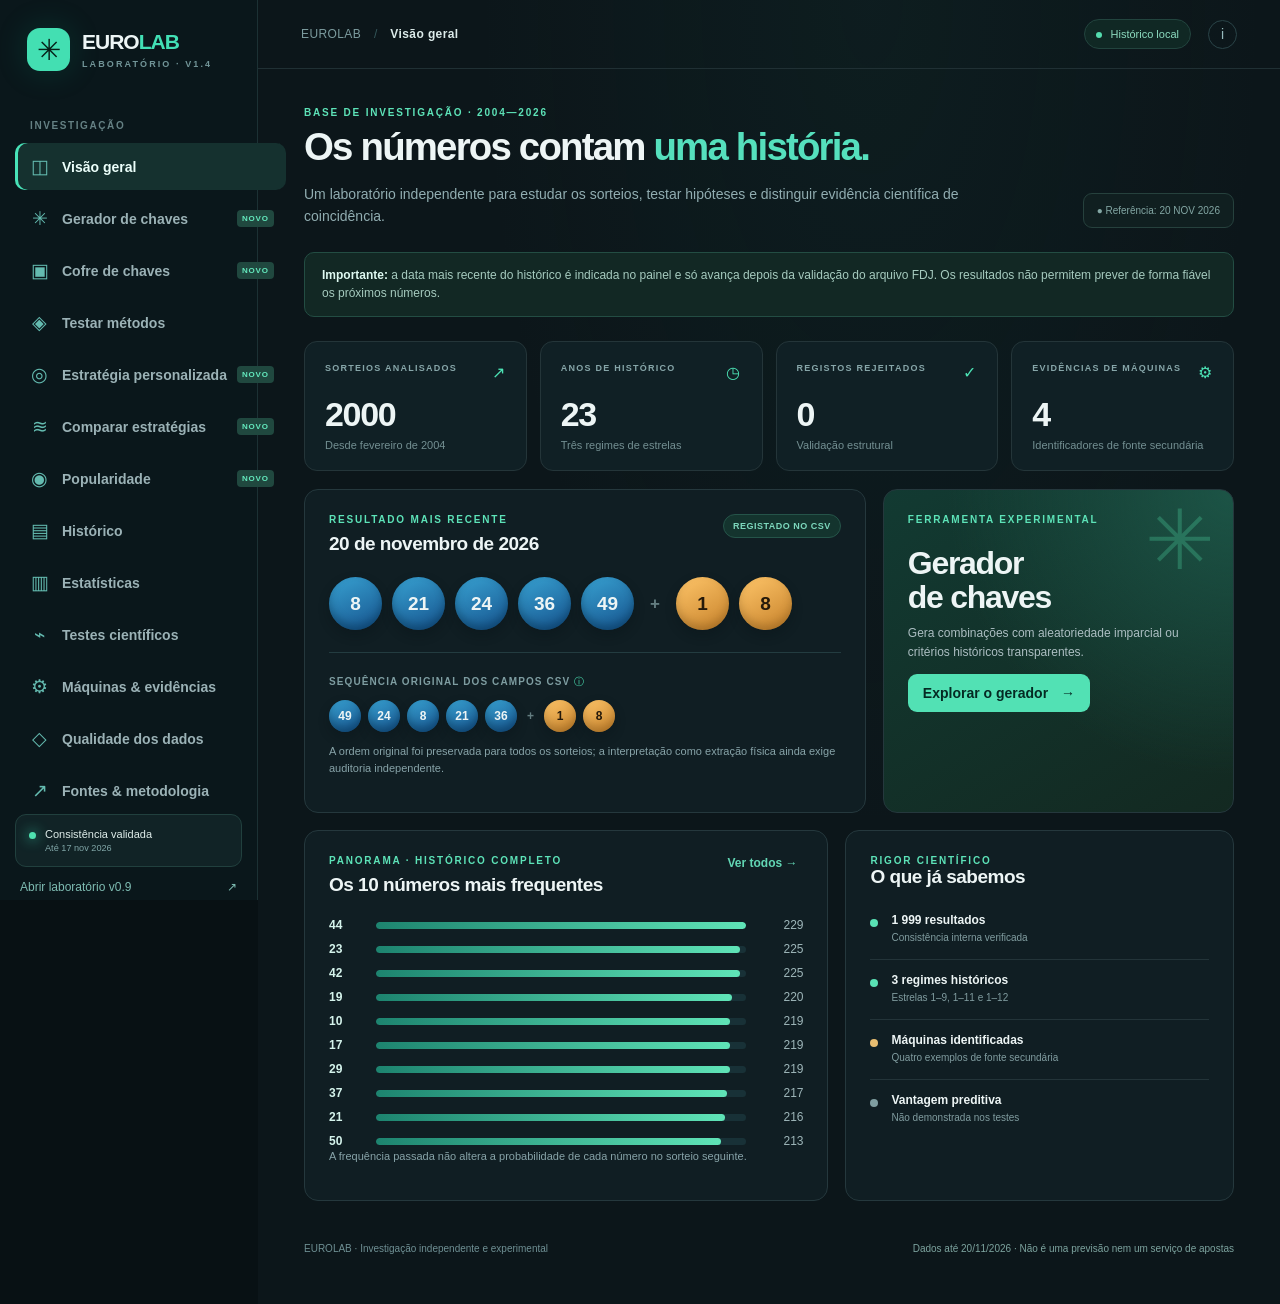
<file: painel-investigacao.html>
<!doctype html>
<html lang="pt-PT">
<head>
<meta charset="utf-8"><meta name="viewport" content="width=device-width,initial-scale=1"><meta name="color-scheme" content="dark">
<title>EUROLAB — Laboratório do Euromilhões</title>
<meta name="description" content="Histórico, estatísticas, evidências científicas e gerador experimental de chaves do Euromilhões.">
<link rel="stylesheet" href="assets/style.css">
<script src="assets/app.js" defer></script>
<script src="assets/strategy.js" defer></script>
<script src="assets/comparacao-core.js" defer></script>
<script src="assets/comparacao.js" defer></script>
<script src="assets/crowd-core.js" defer></script>
<script src="assets/crowd.js" defer></script>
</head>
<body>
<div class="shell">
 <aside class="sidebar">
  <div class="brand"><div class="brand-symbol">✳</div><div><strong>EURO<span>LAB</span></strong><small>LABORATÓRIO · V1.4</small></div></div>
  <div class="nav-title">INVESTIGAÇÃO</div>
  <nav class="nav" aria-label="Navegação principal">
   <button class="nav-link active" data-route="inicio"><span>◫</span> Visão geral</button>
   <button class="nav-link" data-route="gerador"><span>✳</span> Gerador de chaves <em>NOVO</em></button>
   <button class="nav-link" data-route="cofre"><span>▣</span> Cofre de chaves <em>NOVO</em></button>
   <button class="nav-link" data-route="validacao"><span>◈</span> Testar métodos</button>
   <button class="nav-link" data-route="estrategia"><span>◎</span> Estratégia personalizada <em>NOVO</em></button>
   <button class="nav-link" data-route="comparacao"><span>≋</span> Comparar estratégias <em>NOVO</em></button>
   <button class="nav-link" data-route="popularidade"><span>◉</span> Popularidade <em>NOVO</em></button>
   <button class="nav-link" data-route="historico"><span>▤</span> Histórico</button>
   <button class="nav-link" data-route="estatisticas"><span>▥</span> Estatísticas</button>
   <button class="nav-link" data-route="ciencia"><span>⌁</span> Testes científicos</button>
   <button class="nav-link" data-route="equipamentos"><span>⚙</span> Máquinas & evidências</button>
   <button class="nav-link" data-route="qualidade"><span>◇</span> Qualidade dos dados</button>
   <button class="nav-link" data-route="fontes"><span>↗</span> Fontes & metodologia</button>
  </nav>
  <div class="side-bottom"><div class="live-dot"></div><span>Consistência validada</span><small>Até 17 nov 2026</small></div>
  <a class="advanced-link" href="laboratorio-avancado.html">Abrir laboratório v0.9 <span>↗</span></a>
 </aside>
 <main class="main">
  <header class="topbar"><div class="crumb">EUROLAB <span>/</span> <strong id="route-crumb">Visão geral</strong></div><div class="header-right"><span class="status"><i></i> Histórico local</span><button id="theme-info" class="small-ghost" title="Informação da aplicação">i</button></div></header>
  <div class="body-frame">
   <div id="load-warning" class="notice error hidden" role="alert">Não foi possível carregar os dados. Abre a aplicação através do ficheiro INICIAR-EUROLAB.command (ou do servidor local), não diretamente como ficheiro.</div>
   <section data-screen="inicio" class="screen">
    <div class="intro-heading"><div><div class="eyebrow">BASE DE INVESTIGAÇÃO · 2004—2026</div><h1>Os números contam <em>uma história.</em></h1><p>Um laboratório independente para estudar os sorteios, testar hipóteses e distinguir evidência científica de coincidência.</p></div><div class="date-chip">● Referência: 20 NOV 2026</div></div>
    <div class="notice"><strong>Importante:</strong> a data mais recente do histórico é indicada no painel e só avança depois da validação do arquivo FDJ. Os resultados não permitem prever de forma fiável os próximos números.</div>
    <div class="metrics"><div class="metric"><div class="metric-head">SORTEIOS ANALISADOS <span>↗</span></div><strong id="m-total">—</strong><small>Desde fevereiro de 2004</small></div><div class="metric"><div class="metric-head">ANOS DE HISTÓRICO <span>◷</span></div><strong id="m-years">—</strong><small>Três regimes de estrelas</small></div><div class="metric"><div class="metric-head">REGISTOS REJEITADOS <span>✓</span></div><strong id="m-invalid">—</strong><small>Validação estrutural</small></div><div class="metric"><div class="metric-head">EVIDÊNCIAS DE MÁQUINAS <span>⚙</span></div><strong id="m-evidence">—</strong><small>Identificadores de fonte secundária</small></div></div>
    <div class="two-thirds"><article class="panel"><div class="panel-head"><div><div class="eyebrow">RESULTADO MAIS RECENTE</div><h2 id="latest-label">17 de novembro de 2026</h2></div><span class="pill">REGISTADO NO CSV</span></div><div class="balls" id="latest-balls"></div><div class="separator"></div><div class="micro-head">SEQUÊNCIA ORIGINAL DOS CAMPOS CSV <span class="info-tip" title="A correspondência com a ordem física de extração foi corroborada por uma fonte secundária; ainda não validada oficialmente para todo o histórico.">ⓘ</span></div><div class="balls small" id="latest-original"></div><p class="muted tiny">A ordem original foi preservada para todos os sorteios; a interpretação como extração física ainda exige auditoria independente.</p></article><article class="panel action-panel"><div class="orbit">✳</div><div class="eyebrow">FERRAMENTA EXPERIMENTAL</div><h2>Gerador<br>de chaves</h2><p>Gera combinações com aleatoriedade imparcial ou critérios históricos transparentes.</p><button class="primary" data-goto="gerador">Explorar o gerador <span>→</span></button></article></div>
    <div class="two-thirds reverse"><article class="panel"><div class="panel-head"><div><div class="eyebrow">PANORAMA · HISTÓRICO COMPLETO</div><h2>Os 10 números mais frequentes</h2></div><button class="text-action" data-goto="estatisticas">Ver todos →</button></div><div id="home-bars" class="bar-list"></div><p class="muted tiny">A frequência passada não altera a probabilidade de cada número no sorteio seguinte.</p></article><article class="panel"><div class="eyebrow">RIGOR CIENTÍFICO</div><h2>O que já sabemos</h2><div class="fact"><span class="fact-dot green"></span><div><b>1 999 resultados</b><small>Consistência interna verificada</small></div></div><div class="fact"><span class="fact-dot green"></span><div><b>3 regimes históricos</b><small>Estrelas 1–9, 1–11 e 1–12</small></div></div><div class="fact"><span class="fact-dot amber"></span><div><b>Máquinas identificadas</b><small>Quatro exemplos de fonte secundária</small></div></div><div class="fact"><span class="fact-dot grey"></span><div><b>Vantagem preditiva</b><small>Não demonstrada nos testes</small></div></div></article></div>
   </section>
   <section data-screen="gerador" class="screen hidden"><div class="page-title"><div class="eyebrow">MOTOR DE SELEÇÃO · 5 + 2</div><h1>Gerador de <em>chaves.</em></h1><p>Transforma a nossa pesquisa em estratégias transparentes. Não prevê os próximos resultados.</p></div><div class="notice"><strong>Todas as chaves específicas têm a mesma probabilidade de jackpot: 1 em 139 838 160.</strong> Os modos históricos mudam a forma de selecionar números, não aumentam comprovadamente as hipóteses de ganhar.</div>
    <div class="generator-layout"><article class="panel"><div class="panel-head"><div><div class="eyebrow">CONFIGURAÇÃO</div><h2>Construir combinações</h2></div></div><label class="field-label" for="gen-mode">Método de seleção</label><select id="gen-mode"><option value="aleatorio">Aleatório uniforme · recomendado</option><option value="frequentes">Frequência histórica · experimental</option><option value="raros">Frequência inversa · experimental</option><option value="equilibrado">Distribuição equilibrada · visual</option><option value="antidatas">Anti-datas · preferência de escolha</option></select><p id="gen-method" class="hint"></p><label class="gen-check" for="gen-diversify"><input id="gen-diversify" type="checkbox" checked> <span><b>Diversificar o conjunto de chaves</b><small>Preferir menor sobreposição entre as combinações geradas.</small></span></label><div class="field-grid"><div><label class="field-label" for="gen-window">Janela de análise</label><select id="gen-window"><option value="100">Últimos 100</option><option value="250">Últimos 250</option><option value="500">Últimos 500</option><option value="all">Todos os sorteios</option></select></div><div><label class="field-label" for="gen-count">Número de chaves</label><select id="gen-count"><option value="1">1 chave</option><option value="3" selected>3 chaves</option><option value="5">5 chaves</option><option value="10">10 chaves</option></select></div></div><button class="primary big" id="btn-generate">✳ Gerar combinações <span>→</span></button><div class="generator-note"><b>Como funciona?</b><p>Para os números usam-se frequências da janela escolhida. Para estrelas, as análises históricas respeitam as mudanças das regras; o gerador utiliza exclusivamente estrelas 1–12 e compara frequências do regime atual.</p></div></article><article class="panel generated"><div class="panel-head"><div><div class="eyebrow">RESULTADOS GERADOS</div><h2>As tuas combinações</h2></div><span class="pill" id="gen-mode-pill">ALEATÓRIO</span></div><div id="gen-results"><div class="empty"><div>✳</div><b>Pronto para explorar</b><p>Escolhe um método e carrega em «Gerar combinações».</p></div></div><div id="gen-actions" class="inline-actions hidden"><button id="gen-copy" class="outline">Copiar chaves</button><button id="gen-export" class="outline">Exportar CSV</button><button id="gen-save" class="outline">Guardar no cofre ♡</button></div><p class="muted tiny" id="gen-summary"></p></article></div>
    <article class="panel"><div class="eyebrow">O QUE A INVESTIGAÇÃO REALMENTE PERMITE</div><h2>Interpretação dos métodos</h2><div class="method-grid"><div><b>Aleatório uniforme</b><small>O método estatisticamente mais neutro. Todos os conjuntos possíveis têm a mesma probabilidade de serem gerados.</small></div><div><b>Frequências altas / baixas</b><small>Exploração do passado. Não existe efeito de memória demonstrado nos sorteios.</small></div><div><b>Equilibrado</b><small>Filtra combinações por distribuição visual de pares/ímpares e amplitude. Não melhora a probabilidade.</small></div><div><b>Anti-datas</b><small>Favorece números acima de 31. Pode evitar uma preferência comum por datas de aniversário, mas não há dados de apostas que permitam quantificar esse efeito.</small></div></div></article>
   </section>

   <section data-screen="cofre" class="screen hidden">
    <div class="page-title"><div class="eyebrow">O TEU ESPAÇO · GUARDA LOCAL</div><h1>Cofre de <em>chaves.</em></h1><p>Guarda e compara combinações no teu navegador. Não são apostas oficiais e não são enviadas para servidores.</p></div>
    <div class="notice"><b>Privacidade e permanência:</b> as chaves são guardadas apenas neste navegador, neste dispositivo e neste endereço local. Podem desaparecer se limpares os dados do site ou mudares a porta. Exporta uma cópia JSON para as conservar.</div>
    <div class="metrics"><div class="metric"><div class="metric-head">CHAVES GUARDADAS</div><strong id="vault-total">0</strong><small>Combinações distintas</small></div><div class="metric"><div class="metric-head">NÚMEROS COBERTOS</div><strong id="vault-numbers">0/50</strong><small>Números distintos entre as chaves</small></div><div class="metric"><div class="metric-head">ESTRELAS COBERTAS</div><strong id="vault-stars">0/12</strong><small>Estrelas distintas entre as chaves</small></div><div class="metric"><div class="metric-head">SOBREPOSIÇÃO MÁXIMA</div><strong id="vault-overlap">0</strong><small>Números principais comuns num par</small></div></div>
    <div class="two-thirds"><article class="panel"><div class="panel-head"><h2>As tuas chaves</h2><span class="pill">GUARDA LOCAL</span></div><div id="vault-list"></div><div class="inline-actions"><button id="vault-export" class="outline">Exportar JSON</button><label class="outline file-label" for="vault-import">Importar JSON<input type="file" id="vault-import" accept=".json,application/json" hidden></label><button id="vault-clear" class="outline danger">Limpar cofre</button></div></article><article class="panel"><div class="eyebrow">ADICIONAR MANUALMENTE</div><h2>Introduzir uma chave</h2><p class="muted tiny">Cinco números de 1 a 50 e duas estrelas de 1 a 12, sem repetição.</p><label class="field-label" for="vault-manual-n">Números</label><input id="vault-manual-n" placeholder="3, 11, 24, 35, 48" inputmode="text"><label class="field-label spaced-label" for="vault-manual-s">Estrelas</label><input id="vault-manual-s" placeholder="2, 9" inputmode="text"><button class="primary big" id="vault-add">Guardar esta chave <span>＋</span></button><div class="generator-note"><b>Sobre a cobertura</b><p>Uma coleção com menos números em comum pode diversificar os resultados de prémios menores. Para o jackpot, quaisquer K chaves completas diferentes têm a mesma probabilidade agregada K / 139 838 160, independentemente da sobreposição.</p></div></article></div>
   </section>
   <section data-screen="validacao" class="screen hidden">
    <div class="page-title"><div class="eyebrow">TESTE CRONOLÓGICO · SEM CONHECER O FUTURO</div><h1>Validar os <em>métodos.</em></h1><p>Reexecuta os cinco critérios do gerador em concursos históricos ainda não vistos pelo método.</p></div>
    <div class="notice"><b>Como interpretar:</b> um teste retrospetivo não constitui prova de previsão futura. Cada método gera uma chave experimental por concurso; frequências são calculadas exclusivamente a partir dos resultados anteriores. As diferenças pequenas em relação ao acaso são esperadas.</div>
    <article class="panel"><div class="filters backtest-filters"><div><label class="field-label" for="bt-window">Histórico anterior a cada sorteio</label><select id="bt-window"><option value="100">100 sorteios</option><option value="250">250 sorteios</option></select></div><div><label class="field-label" for="bt-seed">Semente reproduzível</label><input id="bt-seed" type="number" min="0" max="4294967295" step="1" value="20261120"></div><div class="bt-run"><button id="btn-backtest" class="primary">Executar teste →</button></div></div><p class="muted tiny">Regime atual (12 estrelas) apenas: de 27/09/2016 a 17/11/2026. A semente altera quais as combinações aleatórias geradas, não o histórico.</p><div id="bt-results"><div class="empty">Seleciona um período e clica em «Executar teste».</div></div><div class="inline-actions hidden" id="bt-actions"><button class="outline" id="bt-export">Exportar relatório JSON</button></div></article>
    <article class="panel"><h2>Regras da avaliação</h2><div class="method-grid"><div><b>Separação cronológica</b><small>Para cada data, a seleção só consulta resultados estritamente anteriores, dentro do mesmo regime.</small></div><div><b>Mesmas regras de seleção</b><small>Uniforme, frequências altas/baixas, equilibrado e anti-datas seguem as condições do gerador da app.</small></div><div><b>Referência teórica</b><small>Por chave: 0,5 números principais e 1/3 de estrela acertados em média num sorteio justo, independentemente do método.</small></div><div><b>Sem ajuste pelo resultado</b><small>Não há otimização posterior dos critérios para escolher um modo vencedor. O teste usa uma amostra pseudoaleatória por método e semente.</small></div></div></article>
   </section>
   <section data-screen="estrategia" class="screen hidden">
    <div class="page-title"><div class="eyebrow">EUROLAB · V1.2 · LABORATÓRIO PERSONALIZADO</div><h1>Cria a tua <em>estratégia.</em></h1><p>Combina preferências e regras, gera combinações e testa-as cronologicamente. Sem acesso a resultados futuros.</p></div>
    <div class="notice"><b>Importante:</b> as estratégias personalizadas mudam as chaves escolhidas, não a probabilidade de uma chave específica sair num sorteio justo. Os testes são exploratórios e qualquer melhoria aparente precisa de validação independente.</div>
    <div class="strategy-layout">
     <article class="panel">
      <div class="panel-head"><h2>Configurar estratégia</h2><span class="pill">AJUSTÁVEL</span></div>
      <label class="field-label" for="st-preset">Ponto de partida</label><select id="st-preset"><option value="neutro">Neutro · referência uniforme</option><option value="quentes">Frequências altas</option><option value="frios">Frequências baixas</option><option value="equilibrio">Equilíbrio visual</option><option value="datas">Anti-datas</option></select>
      <div class="strategy-slider"><div><label for="st-freq">Tendência dos números</label><output id="st-freq-value">0</output></div><input id="st-freq" type="range" min="-3" max="3" step="0.5" value="0"><small>−3: favorece os menos frequentes · +3: favorece os mais frequentes</small></div>
      <div class="strategy-slider"><div><label for="st-stars">Tendência das estrelas</label><output id="st-stars-value">0</output></div><input id="st-stars" type="range" min="-3" max="3" step="0.5" value="0"><small>Calculada apenas com sorteios anteriores no regime de 12 estrelas</small></div>
      <div class="field-grid"><div><label class="field-label" for="st-parity">Números ímpares</label><select id="st-parity"><option value="qualquer">Sem restrição</option><option value="2-3">Apenas 2 ou 3</option><option value="1-4">Entre 1 e 4</option></select></div><div><label class="field-label" for="st-above">Mínimo acima de 31</label><select id="st-above"><option value="0">Sem restrição</option><option value="2">Pelo menos 2</option><option value="3">Pelo menos 3</option></select></div></div>
      <div class="field-grid"><div><label class="field-label" for="st-sum-min">Soma mínima (5 números)</label><input id="st-sum-min" type="number" min="15" max="240" value="15"></div><div><label class="field-label" for="st-sum-max">Soma máxima (5 números)</label><input id="st-sum-max" type="number" min="15" max="240" value="240"></div></div>
      <label class="field-label" for="st-exclude">Excluir números (opcional)</label><input id="st-exclude" placeholder="Ex.: 4, 13, 25"><p class="hint">Separar por vírgulas. A exclusão é uma preferência; não altera o acaso.</p>
      <div class="field-grid"><div><label class="field-label" for="st-window">Janela histórica</label><select id="st-window"><option value="100">100 sorteios</option><option value="250" selected>250 sorteios</option></select></div><div><label class="field-label" for="st-count">Chaves a gerar</label><select id="st-count"><option value="1">1</option><option value="3" selected>3</option><option value="5">5</option><option value="10">10</option></select></div></div>
      <div class="inline-actions"><button id="st-generate" class="primary">✳ Gerar chaves</button><button id="st-save-config" class="outline">Guardar configuração</button></div>
      <p id="st-warning" class="hint" role="status"></p>
     </article>
     <article class="panel">
      <div class="panel-head"><h2>Combinações</h2><span class="pill">EXPERIMENTAL</span></div>
      <div id="st-keys" class="empty">Personaliza os critérios e gera uma ou várias chaves.</div>
      <div class="inline-actions"><button id="st-vault" class="outline" disabled>Guardar no cofre</button><button id="st-keys-export" class="outline" disabled>Exportar CSV</button></div>
      <div class="separator"></div>
      <h2>Teste cronológico</h2><p class="muted tiny">Avaliação em concursos do regime atual, uma chave por sorteio. O modelo só utiliza o histórico anterior a cada concurso.</p>
      <div class="field-grid"><div><label class="field-label" for="st-test-size">Concursos de avaliação</label><select id="st-test-size"><option value="120">Últimos 120</option><option value="250" selected>Últimos 250</option><option value="500">Últimos 500</option></select></div><div><label class="field-label" for="st-seed">Semente reproduzível</label><input id="st-seed" type="number" min="0" max="4294967295" value="20261120"></div></div>
      <button id="st-test" class="primary big">Executar teste retrospetivo →</button>
      <div id="st-test-results" aria-live="polite"></div>
      <div class="inline-actions"><button id="st-test-export" class="outline" disabled>Exportar relatório JSON</button></div>
     </article>
    </div>
    <article class="panel"><div class="eyebrow">METODOLOGIA E LIMITAÇÕES</div><h2>Como interpretar os resultados</h2><div class="method-grid"><div><b>Sem fuga de dados</b><small>Janelas anteriores a cada sorteio; sem utilizar a combinação que está a ser avaliada.</small></div><div><b>Referência simulada</b><small>500 sequências aleatórias de resultados independentes confrontadas com as chaves previstas. Valores exploratórios, não prova de vantagem.</small></div><div><b>Evitar sobreajuste</b><small>Se ajustares os parâmetros depois de observar o teste, o resultado deixa de ser uma confirmação independente. Reserva um período futuro.</small></div><div><b>Jogo responsável</b><small>O laboratório não compra apostas, não prevê números vencedores e não justifica aumentar gastos em jogos de sorte.</small></div></div></article>
   </section>

   <section data-screen="comparacao" class="screen hidden">
    <div class="page-title"><div class="eyebrow">EUROLAB · V1.3 · AVALIAÇÃO COMPARATIVA</div><h1>Comparar <em>estratégias.</em></h1><p>Os cinco métodos do gerador, avaliados nas mesmas datas e com a mesma janela histórica, sem conhecer o sorteio futuro.</p></div>
    <div class="notice"><strong>Importante:</strong> o método com mais acertos nesta amostra não é necessariamente melhor no próximo sorteio. Comparação exploratória; não há vantagem preditiva demonstrada.</div>
    <article class="panel"><div class="panel-head"><h2>Configurar comparação</h2><span class="pill">REGIME 12 ESTRELAS</span></div>
      <div class="filters cmp-filters">
       <div><label class="field-label" for="cmp-window">Janela histórica anterior</label><select id="cmp-window"><option value="100">100 sorteios</option><option value="250" selected>250 sorteios</option><option value="500">500 sorteios</option></select></div>
       <div><label class="field-label" for="cmp-count">Período avaliado</label><select id="cmp-count"><option value="120">Últimos 120</option><option value="250" selected>Últimos 250</option><option value="500">Últimos 500</option></select></div>
       <div><label class="field-label" for="cmp-seed">Semente reproduzível</label><input id="cmp-seed" type="number" min="0" max="4294967295" step="1" value="20261120"></div>
      </div>
      <div class="inline-actions"><button class="primary big" id="cmp-run">◈ Comparar cinco estratégias</button><button class="outline" id="cmp-export-json" disabled>Exportar JSON</button><button class="outline" id="cmp-export-csv" disabled>Exportar CSV</button></div>
    </article>
    <article class="panel"><div class="panel-head"><h2>Resultados comparáveis</h2><span class="pill">SEM PREVISÃO</span></div><div id="cmp-results" aria-live="polite" class="muted">Escolhe os parâmetros e prime «Comparar cinco estratégias».</div></article>
    <article class="panel hidden" id="cmp-chart-panel">
      <div class="panel-head"><div><div class="eyebrow">ANÁLISE TEMPORAL</div><h2>Acertos acumulados vs. acaso</h2></div><div><label class="field-label" for="cmp-chart-mode">Estratégia</label><select id="cmp-chart-mode" aria-label="Selecionar método para o gráfico"></select></div></div>
      <p class="muted tiny">Diferença acumulada entre acertos individuais e 0,5 números esperados por concurso. A variabilidade é normal em processos aleatórios.</p>
      <div id="cmp-chart" class="cmp-chart-wrap"></div>
      <h2>Comparação por ano</h2><div id="cmp-year-table" class="bt-table-wrap"></div>
    </article>
    <article class="panel"><h2>Como interpretar</h2><div class="method-grid">
      <div><b>Sem fuga temporal</b><small>Cada escolha usa exclusivamente os concursos anteriores à data avaliada.</small></div>
      <div><b>Mesma amostra</b><small>Os cinco métodos usam datas e janelas iguais.</small></div>
      <div><b>Acertos não são prémios</b><small>O número de correspondências não equivale a lucro ou acerto do jackpot.</small></div>
      <div><b>Evitar sobreajuste</b><small>Repetir testes e escolher depois o método melhor não prova capacidade preditiva; é necessário validar em sorteios futuros.</small></div>
    </div></article>
   </section>

   <section data-screen="popularidade" class="screen hidden">
     <div class="page-title"><div class="eyebrow">EUROLAB · V1.4 · CROWD INTELLIGENCE</div><h1>Popularidade <em>experimental.</em></h1>
     <p>Estuda um sinal observável nas contagens de vencedores: a quantidade de números de calendário entre 1 e 31.</p></div>
     <div class="notice"><strong>O que este indicador NÃO faz:</strong> não conhece as apostas reais dos jogadores, não calcula a popularidade individual de uma chave e não prevê o sorteio nem os prémios. A proporção estimada compara categorias agregadas de vencedores.</div>
     <div class="metrics">
       <div class="metric"><div class="metric-head">TREINO HISTÓRICO</div><strong id="crowd-training">—</strong><small>Concursos até 2023</small></div>
       <div class="metric"><div class="metric-head">VALIDAÇÃO FUTURA RELATIVA</div><strong id="crowd-validation">—</strong><small>Concursos 2024–2026</small></div>
       <div class="metric"><div class="metric-head">REDUÇÃO DO ERRO NO TESTE</div><strong id="crowd-improvement">—</strong><small>Relativamente à média constante</small></div>
       <div class="metric"><div class="metric-head">PROBABILIDADE DO JACKPOT</div><strong>1 / 139,8 M</strong><small>Igual para qualquer chave simples</small></div>
     </div>
     <p id="crowd-model-status" class="muted tiny" role="status">A carregar o indicador experimental…</p>
     <div class="two-thirds">
       <article class="panel"><div class="panel-head"><h2>Analisar uma chave</h2><span class="pill">5 + 2</span></div>
        <label class="field-label" for="crowd-numbers">Cinco números principais (1–50)</label>
        <input id="crowd-numbers" placeholder="Ex.: 32, 36, 41, 45, 48" value="32, 36, 41, 45, 48">
        <label class="field-label" for="crowd-stars">Duas estrelas (1–12)</label>
        <input id="crowd-stars" placeholder="Ex.: 4, 11" value="4, 11">
        <div class="inline-actions"><button class="primary" id="crowd-manual-submit" disabled>Calcular indicador</button></div>
        <div id="crowd-manual-result" aria-live="polite"></div>
       </article>
       <article class="panel"><h2>O que estamos realmente a medir?</h2>
        <p>Para cada sorteio, comparamos o número de vencedores europeus no escalão <b>3 números + 0 estrelas</b> com o escalão <b>2 números + 0 estrelas</b>. O modelo estima como muda o logaritmo dessa razão quando varia a quantidade de números de 1 a 31 sorteados.</p>
        <p>Entre 2016 e novembro de 2026 existiam 1 058 concursos elegíveis. O modelo foi ajustado até ao fim de 2023 e avaliado em 301 concursos posteriores.</p>
        <p class="muted tiny">A qualidade da previsão refere-se apenas à razão agregada e não permite estimar quantos boletins escolheram uma combinação exata. O modelo não utiliza as estrelas para esta classificação.</p>
       </article>
     </div>
     <article class="panel"><div class="panel-head"><h2>Comparar as chaves do Cofre</h2><span class="pill">GUARDADO NO NAVEGADOR</span></div>
       <p class="muted tiny">Ordena as chaves já guardadas pelo indicador de calendário, não por probabilidade real de prémio. As chaves permanecem no teu navegador.</p>
       <button class="outline" id="crowd-vault-submit" disabled>Comparar o meu Cofre</button>
       <div id="crowd-vault-result" aria-live="polite"></div>
     </article>
     <article class="panel"><h2>Limitações e referências</h2><div class="method-grid">
       <div><b>Diferença de previsão, não retorno</b><small>A redução de 44,3% mede erro quadrático médio numa razão de vencedores; não retorno financeiro.</small></div>
       <div><b>Apenas um atributo</b><small>Um maior número de datas está associado a uma razão diferente de vencedores; padrões de boletim e escolhas de estrelas continuam por investigar.</small></div>
       <div><b>Dados e calibração versionados</b><small>O modelo permanece congelado até revisão de metodologia; dados novos não alteram silenciosamente os coeficientes.</small></div>
       <div><b>Sorteio aleatório</b><small>Nenhum número fica mais provável por ser habitual ou pouco habitual.</small></div>
     </div>
     <p class="muted tiny">Fontes: <a target="_blank" rel="noopener noreferrer" href="https://academic.oup.com/jrssig/article/20/1/31/7034183">Which lottery numbers do players play?</a> · <a target="_blank" rel="noopener noreferrer" href="https://www.cambridge.org/core/journals/judgment-and-decision-making/article/number-preferences-in-lotteries/47BA27051627CEED421AD3AEE255521E">Number preferences in lotteries</a> · <a target="_blank" rel="noopener noreferrer" href="https://www.fdj.fr/jeux-de-tirage/euromillions-my-million/historique">Arquivo FDJ</a>.</p>
     </article>
   </section>
   <section data-screen="historico" class="screen hidden"><div class="page-title"><div class="eyebrow">ARQUIVO · 2004—2026</div><h1>Todos os <em>sorteios.</em></h1><p>Consulta o histórico validado, incluindo a sequência original registada no CSV.</p></div><article class="panel"><div class="filters"><div><label class="field-label" for="history-year">Ano</label><select id="history-year"><option value="all">Todos os anos</option></select></div><div><label class="field-label" for="history-search">Pesquisar por data ou número</label><input id="history-search" placeholder="Ex.: 17/11/2026 ou 44"></div><div><label class="field-label" for="history-order">Ordem</label><select id="history-order"><option value="new">Mais recentes</option><option value="old">Mais antigos</option></select></div></div><div class="panel-head compact"><div class="muted tiny" id="history-count"></div><button class="text-action" id="history-export">Exportar resultados filtrados ↓</button></div><div id="history-table" class="history-table"></div><div class="pager"><button id="history-prev" class="outline">← Anteriores</button><span id="history-page">—</span><button id="history-next" class="outline">Seguintes →</button></div></article></section>
   <section data-screen="estatisticas" class="screen hidden"><div class="page-title"><div class="eyebrow">DISTRIBUIÇÕES E FREQUÊNCIAS</div><h1>Estatísticas <em>interativas.</em></h1><p>Compara períodos sem misturar indevidamente as diferentes regras das estrelas.</p></div><article class="panel"><div class="filters"><div><label class="field-label" for="stats-period">Período</label><select id="stats-period"><option value="all">Todo o histórico</option><option value="2004-2011">2004–2011</option><option value="2011-2016">2011–2016</option><option value="2016-2026">2016–2026</option><option value="2026">Só 2026</option></select></div><div><label class="field-label" for="stats-sort">Ordenação</label><select id="stats-sort"><option value="freq">Mais frequentes</option><option value="asc">Menos frequentes</option><option value="num">Ordem numérica</option></select></div></div><div class="inline-stat"><b id="stats-size">—</b><span>sorteios no período selecionado</span><span class="pill" id="stats-starsmax">— estrelas disponíveis</span></div><div class="panel-head"><h2>Frequência dos 50 números</h2><small class="muted">Participações / sorteios</small></div><div class="freq-grid" id="main-frequency"></div><div class="separator"></div><div class="panel-head"><h2>Frequência das estrelas</h2><small class="muted">Regime correto para cada data</small></div><div class="freq-grid stars-grid" id="star-frequency"></div><p class="muted tiny" id="stats-disclaimer"></p></article></section>
   <section data-screen="ciencia" class="screen hidden"><div class="page-title"><div class="eyebrow">HIPÓTESES · VALIDAÇÃO · LIMITAÇÕES</div><h1>Laboratório <em>científico.</em></h1><p>Resultados reproduzíveis, comparações corrigidas e avaliações fora da amostra.</p></div><div class="metrics"><div class="metric"><div class="metric-head">TESTE RETROSPETIVO</div><strong>1 699</strong><small>Sorteios de validação</small></div><div class="metric"><div class="metric-head">COMPARAÇÕES v0.7</div><strong>10</strong><small>Repetição + dia da semana</small></div><div class="metric"><div class="metric-head">VANTAGEM COMPROVADA</div><strong>0</strong><small>Nenhuma identificada</small></div><div class="metric"><div class="metric-head">TESTES POSICIONAIS</div><strong>4</strong><small>Baralhamento por concurso</small></div></div><article class="panel"><div class="panel-head"><h2>Resultados e interpretação</h2><span class="pill">EXPLORATÓRIO</span></div><div id="science-results"></div><div class="notice"><b>Sobre valores-p:</b> a ausência de significância não prova que um mecanismo seja perfeito. Um valor-p pequeno isolado pode surgir após muitos testes; por isso aplicámos correções e testes simulados.</div></article><article class="panel"><h2>Modelo probabilístico</h2><div class="math-callout"><b>1 / [ C(50,5) × C(12,2) ]</b><strong>1 em 139 838 160</strong><small>Probabilidade de acertar uma chave 5+2 no formato atual.</small></div><p class="muted">Se o sorteio for uniforme e independente, cada combinação tem exatamente esta probabilidade — mesmo que contenha números frequentemente sorteados, números raros, datas ou sequências.</p><a class="text-action" href="laboratorio-avancado.html">Abrir todos os módulos científicos originais ↗</a></article></section>
   <section data-screen="equipamentos" class="screen hidden"><div class="page-title"><div class="eyebrow">INVESTIGAÇÃO FÍSICA E TÉCNICA</div><h1>Máquinas, bolas <em>& evidências.</em></h1><p>Separação rigorosa entre documentação oficial, catálogos de fabricantes e identificadores secundários.</p></div><div class="notice"><strong>Limitação central:</strong> ainda não temos uma lista certificada de máquinas/lotes por sorteio, nem massa, diâmetro ou tolerâncias oficiais das bolas do Euromilhões atual.</div><div class="two-thirds"><article class="panel"><h2>O que está documentado</h2><div class="fact"><span class="fact-dot green"></span><div><b>Dois conjuntos de extração</b><small>50 bolas principais, 12 estrelas no formato atual, segundo a FDJ.</small></div></div><div class="fact"><span class="fact-dot green"></span><div><b>Ensaios e custódia</b><small>Testes, mala selada, cofre e acompanhamento por comissário de justiça.</small></div></div><div class="fact"><span class="fact-dot amber"></span><div><b>Ryo-Catteau</b><small>Modelos de catálogo Stresa e Pâquerette; aplicação específica em 2026 não comprovada.</small></div></div><div class="fact"><span class="fact-dot grey"></span><div><b>Condições ambientais</b><small>Temperatura, humidade, desgaste e rotações: por documentar.</small></div></div></article><article class="panel"><div class="eyebrow">IDENTIFICAÇÃO</div><h2>Máquinas publicadas</h2><p class="muted">Quatro exemplos de um portal independente, com identificadores não certificados oficialmente.</p><div id="machine-list"></div></article></div><article class="panel"><div class="panel-head"><h2>Cronologia das regras e equipamentos</h2><span class="pill">DOCUMENTADA / PENDENTE</span></div><div id="equipment-timeline" class="timeline"></div></article>
    <article class="panel"><div class="panel-head"><h2>Diário de evidências do utilizador</h2><span class="pill">NÃO VERIFICADO</span></div><p class="muted tiny">Regista observações e ligações relativas a máquinas, lotes ou vídeos. São anotações locais, nunca confirmação oficial. Não alteram os cálculos históricos.</p><div class="evidence-form"><div><label class="field-label" for="ev-date">Data do concurso</label><input type="date" id="ev-date" min="2004-02-13" max="2026-11-17"></div><div><label class="field-label" for="ev-machine">Identificador da máquina</label><input id="ev-machine" maxlength="60" placeholder="Ex.: 13"></div><div><label class="field-label" for="ev-balls">Identificador do conjunto</label><input id="ev-balls" maxlength="60" placeholder="Ex.: 21"></div><div><label class="field-label" for="ev-origin">Tipo de evidência</label><select id="ev-origin"><option value="fonte secundária">Fonte secundária</option><option value="vídeo por confirmar">Vídeo por confirmar</option><option value="observação pessoal">Observação pessoal</option></select></div></div><label class="field-label" for="ev-url">Endereço da fonte (opcional)</label><input id="ev-url" placeholder="https://..."><label class="field-label" for="ev-note">Nota (opcional)</label><textarea id="ev-note" rows="2" maxlength="300" placeholder="O que está efetivamente documentado?"></textarea><div class="inline-actions"><button class="primary" id="ev-add">Adicionar observação</button><button class="outline" id="ev-export">Exportar diário JSON</button></div><div id="ev-list"></div></article></section>
   <section data-screen="qualidade" class="screen hidden"><div class="page-title"><div class="eyebrow">INTEGRIDADE · CONSISTÊNCIA · ALERTAS</div><h1>Qualidade <em>dos dados.</em></h1><p>Um resultado aparentemente estranho pode ser um erro do arquivo, não uma anomalia do sorteio.</p></div><div class="metrics"><div class="metric"><div class="metric-head">REGISTOS ÚNICOS</div><strong>1 999</strong><small>Datas distintas</small></div><div class="metric"><div class="metric-head">FICHEIROS ORIGINAIS</div><strong>6</strong><small>ZIP preservados</small></div><div class="metric"><div class="metric-head">PARes VERIFICADOS</div><strong>25 609</strong><small>França–Europa</small></div><div class="metric"><div class="metric-head">CONCURSOS SINALIZADOS</div><strong>1</strong><small>31 janeiro de 2020</small></div></div><article class="panel"><div class="panel-head"><h2>Alerta financeiro · 31/01/2020</h2><span class="pill warning">ANOMALIA DOS DADOS</span></div><p>No arquivo, foram identificados <b>12 escalões</b> em que havia vencedores franceses, mas o campo de vencedores europeus aparecia a zero. Estes zeros não podem ser utilizados como contagens reais de vencedores europeus.</p><div class="notice">O problema está nos campos publicados do arquivo; <b>não é evidência de irregularidade na extração das bolas</b>. O original é preservado e os campos ficam sinalizados.</div><div id="quality-details"></div></article><article class="panel"><h2>Proveniência dos arquivos</h2><p>Os ZIP foram fornecidos pelo utilizador com origem declarada FDJ. Os hashes SHA-256 asseguram rastreabilidade interna das cópias do projeto, <b>não comprovam por si só a autenticidade de origem</b>.</p><a href="https://www.fdj.fr/jeux-de-tirage/euromillions-my-million/historique" target="_blank" rel="noopener noreferrer" class="text-action">Confrontar com o arquivo público da FDJ ↗</a></article></section>
   <section data-screen="fontes" class="screen hidden"><div class="page-title"><div class="eyebrow">TRANSPARÊNCIA E REPRODUTIBILIDADE</div><h1>Fontes e <em>metodologia.</em></h1><p>Cada afirmação deve poder ser rastreada até a uma fonte ou a um cálculo reproduzível.</p></div><article class="panel"><h2>Fontes técnicas consultadas</h2><div id="source-list" class="sources-grid"></div></article><article class="panel"><h2>Regras do nosso laboratório</h2><div class="method-grid"><div><b>Dados observados</b><small>Resultados extraídos dos seis arquivos fornecidos; conservar ficheiros originais e proveniência.</small></div><div><b>Hipóteses, não previsões</b><small>Testar diferenças com referência aleatória adequada e corrigir comparações múltiplas.</small></div><div><b>Regimes separados</b><small>Estrelas 1–9, 1–11 e 1–12 consoante a data. Evitar frequências históricas de estrelas sem normalização.</small></div><div><b>Incertezas explícitas</b><small>Rastreabilidade de máquina, lote e verificação audiovisual permanecem incompletas.</small></div></div></article><article class="panel"><h2>Ferramentas avançadas preservadas</h2><p>A app v1.0 é um painel unificado. Todos os módulos anteriores continuam acessíveis no laboratório v0.9, sem remover funcionalidades.</p><a class="primary inline-link" href="laboratorio-avancado.html">Abrir laboratório avançado →</a></article></section>
   <footer>EUROLAB · Investigação independente e experimental <span>Dados até <span id="last-data-date">17/11/2026</span> · Não é uma previsão nem um serviço de apostas</span></footer>
  </div>
 </main>
</div>
<div id="toast" class="toast" role="status" aria-live="polite"></div>
<dialog id="draw-dialog"><div class="dialog-top"><h2 id="draw-dialog-title">Sorteio</h2><button id="draw-dialog-close" class="outline">Fechar ✕</button></div><div id="draw-dialog-content"></div></dialog>
</body>
</html>
</file>
<file: assets/duas-chaves.css>
:root{color-scheme:dark;font-family:Inter,ui-sans-serif,-apple-system,BlinkMacSystemFont,"Segoe UI",sans-serif;background:#071315;color:#effaf8;font-synthesis:none}
*{box-sizing:border-box}
html{min-width:320px}
body{margin:0;min-height:100vh;background:radial-gradient(ellipse 950px 520px at 54% -170px,#1a463b 0,transparent 78%),#071315}
button{font:inherit;cursor:pointer}
button:disabled{opacity:.47;cursor:not-allowed}
a{color:inherit}
.site{max-width:1160px;padding:0 32px;margin:0 auto;min-height:100vh;display:flex;flex-direction:column}
.header{height:108px;display:flex;align-items:center;justify-content:space-between;border-bottom:1px solid #26413e}
.brand{display:flex;align-items:center;gap:13px;text-decoration:none}
.brand-mark{width:46px;height:46px;background:#51e2b5;color:#08241a;border-radius:13px;display:grid;place-items:center;font-size:28px;box-shadow:0 10px 34px #11e2a424}
.brand strong{display:block;font-size:25px;line-height:1.08;letter-spacing:-1.1px}
.brand strong span{color:#55e4bb}
.brand small{display:block;font-size:10px;letter-spacing:2px;color:#7fa69d;font-weight:700;margin-top:6px}
.header-caption{font-size:11px;color:#8db3aa;letter-spacing:1.4px;font-weight:750}
main{flex:1}
.intro{text-align:center;padding:64px 0 40px}
.eyebrow{display:flex;align-items:center;justify-content:center;gap:9px;color:#68e4bb;letter-spacing:2.2px;font-size:11px;font-weight:800}
.pulse{width:7px;height:7px;background:#57e7b8;border-radius:50%;box-shadow:0 0 14px #47e4b0}
h1{font-size:clamp(40px,5vw,69px);letter-spacing:-3px;line-height:1.08;margin:19px 0 16px;font-weight:760}
h1 em{font-style:normal;color:#56e2b7}
.intro p{font-size:15px;line-height:1.65;color:#a1bbb7;max-width:540px;margin:0 auto}
.ticket-grid{display:grid;grid-template-columns:repeat(2,minmax(0,1fr));gap:22px}
.ticket{background:linear-gradient(175deg,#14292a 0%,#0c1d20 100%);border:1px solid #2c4947;border-radius:20px;padding:27px 28px 24px;display:flex;flex-direction:column;min-width:0;box-shadow:0 22px 55px #00000019}
.ticket-accent{border-color:#3b6a57;background:linear-gradient(175deg,#1a352d 0%,#0d211e 100%)}
.ticket-head{display:flex;justify-content:space-between;align-items:start;gap:12px}
.ticket-number{display:block;font-size:10px;font-weight:800;color:#86a9a2;letter-spacing:2px}
h2{font-size:25px;line-height:1.16;letter-spacing:-.75px;margin:8px 0 0}
.method-pill{font-size:9px;font-weight:800;letter-spacing:1px;border-radius:40px;border:1px solid #365f55;color:#89dbbb;padding:8px 11px;white-space:nowrap}
.method-desc{font-size:13px;line-height:1.6;min-height:45px;color:#a7bdb8;margin:16px 0 0}
.ticket-body{padding:25px 0 28px}
.ball-label,.star-label{font-size:10px;letter-spacing:1.5px;font-weight:800;color:#7fada1;margin:0 0 11px}
.star-label{margin-top:24px}
.ball-line{display:flex;align-items:center;gap:8px;min-height:49px;flex-wrap:nowrap}
.ball{display:grid;place-items:center;flex:0 0 48px;height:48px;border-radius:50%;background:#e9f6f1;color:#14362e;font-weight:800;font-size:17px;box-shadow:0 5px 12px #00000015;font-variant-numeric:tabular-nums}
.ball.star{background:#e6c56e;color:#362909;position:relative}
.ball.star::after{content:"★";font-size:8px;position:absolute;right:5px;top:5px;opacity:.72}
.placeholder{color:#699488;font-size:13px;font-style:italic}
.ticket-foot{display:flex;align-items:center;justify-content:space-between;gap:12px;border-top:1px solid #29413e;padding-top:20px;margin-top:auto}
.ticket-note{color:#91b1a8;font-size:11px}
.copy-button{border:1px solid #3a5c52;background:transparent;color:#d7f8e9;border-radius:9px;padding:10px 13px;font-size:12px;font-weight:700;white-space:nowrap}
.copy-button:not(:disabled):hover{background:#204a3d}
.copy-button span{color:#58e4b5}
.actions{text-align:center;margin:32px auto 0;max-width:560px}
.generate-button{width:100%;display:flex;align-items:center;justify-content:center;gap:12px;border:0;background:#5be1b7;color:#082b22;font-size:16px;font-weight:800;letter-spacing:-.2px;border-radius:13px;padding:19px 18px;box-shadow:0 13px 33px #3beeaa22;transition:transform .15s,background .15s}
.generate-button:hover{background:#83f0ca;transform:translateY(-2px)}
.generate-button:active{transform:translateY(0)}
.generate-button span{font-size:24px;line-height:1}
.secondary-button{margin-top:12px;background:transparent;border:1px solid #34584c;color:#c8eee0;border-radius:12px;padding:13px 18px;font-size:13px;font-weight:700;width:100%}
.secondary-button:not(:disabled):hover{background:#17332d}
.saved-info{color:#73988f;font-size:12px;line-height:1.55;margin:14px 0 5px}
.status{font-size:12px;color:#6bdfab;margin:0;min-height:20px}
.status.error{color:#ff9d92}
.methodology{margin:36px 0 48px;border:1px solid #294742;background:#0d1e1f;border-radius:13px}
.methodology summary{list-style:none;display:flex;justify-content:space-between;align-items:center;gap:8px;padding:20px 22px;cursor:pointer;font-size:13px;font-weight:750;color:#b8d8cb}
.methodology summary::-webkit-details-marker{display:none}
.summary-icon{color:#66d8ad;font-size:22px;font-weight:400}
.methodology details[open] .summary-icon{transform:rotate(45deg)}
.details-content{border-top:1px solid #28423c;padding:8px 22px 13px;color:#a9c2b8;font-size:13px;line-height:1.7}
.details-content p{margin:13px 0}
.details-content strong{color:#d5f6e8}
.details-content code{background:#19312e;border-radius:4px;padding:2px 5px}
.footer{border-top:1px solid #24403a;display:flex;justify-content:space-between;align-items:center;gap:15px;padding:25px 0 35px;color:#7f9f95;font-size:12px}
.footer a{text-decoration:none;color:#75ddba}
.footer a:hover{text-decoration:underline}
button:focus-visible,a:focus-visible,summary:focus-visible{outline:3px solid #f5d889;outline-offset:4px}
@media(max-width:930px){.site{padding:0 24px}.ticket{padding:24px 20px}.ticket-grid{gap:15px}.ball{flex-basis:43px;height:43px;font-size:15px}.ball-line{gap:6px}h2{font-size:23px}}
@media(max-width:700px){.site{padding:0 17px}.header{height:90px}.header-caption{display:none}.intro{padding:40px 0 28px}h1{letter-spacing:-2px}.ticket-grid{grid-template-columns:1fr;gap:15px}.ticket{padding:24px 20px}.method-desc{min-height:unset}.ticket-body{padding:20px 0 25px}.ticket-foot{padding-top:16px}.actions{margin-top:23px}.methodology{margin-top:29px;margin-bottom:35px}.footer{align-items:flex-start;flex-direction:column;padding:22px 0 28px}}
@media(max-width:370px){.ticket{padding:21px 15px}.ball{flex-basis:40px;height:40px;font-size:14px}.ball-line{gap:6px}.method-pill{font-size:8px;padding:7px 8px}h2{font-size:21px}.intro p{font-size:14px}}
@media(prefers-reduced-motion:reduce){.generate-button{transition:none}}

/* v1.6 — nomes e evidência dos modelos. */
.model-signal{margin:0 0 17px;padding:11px 13px;background:#152e2a;
 color:#abd7c6;border:1px solid #34594e;border-radius:9px;font-size:11px;line-height:1.5}
.ticket-note{line-height:1.45;max-width:275px}
.method-desc{min-height:67px}
@media(max-width:700px){.method-desc{min-height:0}.ticket-note{max-width:none}}

/* EUROLAB v1.7 — classificação visível apenas a pedido. */
.ranking-scroll{width:100%;overflow-x:auto;margin:16px 0 14px;border:1px solid #2b4c43;border-radius:9px}
.ranking-table{width:100%;border-collapse:collapse;text-align:left;font-size:12px;min-width:420px;font-variant-numeric:tabular-nums}
.ranking-table th,.ranking-table td{padding:11px 12px;border-bottom:1px solid #27453e}
.ranking-table th{color:#a5cabc;background:#15352c;font-size:11px}
.ranking-table tbody tr:last-child td{border-bottom:0}
.ranking-table td:not(:first-child){text-align:right}
.ranking-table th:not(:first-child){text-align:right}
.ranking-selected{background:#1b4034;color:#91ffcc;font-weight:750}
.ranking-summary{color:#91d8c0;font-weight:700;margin-top:14px}

/* EUROLAB v1.8 — dois manómetros de estudos e geração por cartão */
.study-gauge{margin:6px 0 15px;padding:14px 16px 12px;background:#0b2623;border:1px solid #31584c;border-radius:14px}
.study-gauge[hidden]{display:none!important}
.gauge-head{display:flex;justify-content:space-between;align-items:center;gap:10px}
.gauge-head strong{font-size:12px;color:#c5e6d9}
.gauge-head span{font-size:14px;color:#6eebbd;font-weight:800;font-variant-numeric:tabular-nums;white-space:nowrap}
.dial{display:block;width:100%;max-width:240px;height:auto;margin:0 auto -1px;overflow:visible}
.dial-track,.dial-progress{fill:none;stroke-width:15;stroke-linecap:round}
.dial-track{stroke:#294e44}
.dial-progress{stroke:#57dfb0}
.dial-needle{stroke:#e9f6ec;stroke-width:3;stroke-linecap:round;transform-origin:120px 112px;transition:transform .35s ease}
.dial-hub{fill:#e9f6ec}
.dial-mark{font-size:10px;fill:#9ebeb2}
.gauge-caption{margin:3px 0 0;color:#95c3b2;font-size:11px;line-height:1.5}
.card-generate{margin-bottom:15px;border:1px solid #6bcea5;border-radius:11px;padding:13px 12px;background:#52dab0;color:#062a1c;font-size:14px;font-weight:800;width:100%}
.card-generate:not(:disabled):hover{background:#8bf1cb}
.jackpot-fact{margin:15px 0;color:#b0d4c4;font-size:12px;line-height:1.55}
.jackpot-fact strong{color:#d7f7e8}
@media(prefers-reduced-motion:reduce){.dial-needle{transition:none}}

/* v1.9 — selector of 1–5 entries and stacked lottery tickets. */
.ticket-results{padding-top:18px;padding-bottom:20px}
.ticket-count-label{display:block;font-size:12px;font-weight:750;color:#a9d5c5;margin-bottom:10px}
.ticket-count{width:100%;background:#102d27;color:#e3f6ed;border:1px solid #4f8570;border-radius:10px;padding:12px 13px;font-weight:700;font-size:14px;margin:0 0 17px}
.ticket-list{display:flex;flex-direction:column;gap:10px;min-height:88px}
.bet-entry{padding:13px 12px 12px;border:1px solid #34574d;background:#0b2320;border-radius:12px;min-width:0}
.bet-entry .ball-line{margin-top:10px;flex-wrap:wrap;min-height:0}
.bet-title{color:#8bd9b8;font-size:11px;letter-spacing:1.3px}
.bet-study{display:block;margin-top:11px;color:#a5cbbb;font-size:11px;line-height:1.4}
.bet-entry .ball{flex-basis:41px;height:41px;font-size:14px}
.bet-entry .ball.star{background:#e6c56e}
.card-generate{margin-top:1px}
@media(max-width:370px){.bet-entry .ball{flex-basis:38px;height:38px;font-size:13px}}
</file>
<file: assets/style.css>
:root{font-family:Inter,ui-sans-serif,-apple-system,BlinkMacSystemFont,"Segoe UI",sans-serif;color:#edf5f5;background:#081114;font-synthesis:none;font-size:14px}*{box-sizing:border-box}body{margin:0;min-width:320px}button,select,input{font:inherit}button{cursor:pointer}a{color:inherit}h1,h2,h3,p{margin-top:0}h1{font-size:clamp(32px,3vw,46px);line-height:1.09;letter-spacing:-1.8px;font-weight:750;margin:8px 0 15px}h1 em{font-style:normal;color:#55e0bd}h2{font-size:19px;letter-spacing:-.5px;font-weight:700;margin-bottom:12px}p{line-height:1.6;color:#acbec2}.shell{display:flex;min-height:100vh}.sidebar{background:#0a171b;border-right:1px solid #1c3134;position:sticky;top:0;height:100vh;width:258px;flex:0 0 258px;padding:28px 15px 18px;display:flex;flex-direction:column}.brand{display:flex;align-items:center;gap:12px;padding:0 12px 49px}.brand-symbol{background:#43dfb2;color:#062017;width:43px;height:43px;display:grid;place-items:center;border-radius:13px;font-size:29px;box-shadow:0 0 32px #0bb78d2b}.brand strong{display:block;font-size:21px;letter-spacing:-1px}.brand strong span{color:#42e0b5}.brand small{color:#729598;font-size:9px;letter-spacing:2.1px;font-weight:750}.nav-title{color:#658184;font-size:10px;letter-spacing:1.6px;font-weight:800;padding:0 15px 12px}.nav{display:grid;gap:5px}.nav-link{border:0;border-radius:10px;text-align:left;padding:12px 12px;background:transparent;color:#9bb2b6;font-weight:580;display:flex;align-items:center;gap:10px;white-space:nowrap}.nav-link:hover,.nav-link.active{background:#15312f;color:#ecfffb}.nav-link.active{box-shadow:inset 3px 0 0 #48e3b8}.nav-link>span{font-size:19px;width:25px;text-align:center;font-weight:400;color:#64bbb0}.nav-link em{font-style:normal;font-size:8px;letter-spacing:.8px;background:#20483f;padding:4px 5px;color:#64eabe;border-radius:4px;margin-left:auto}.side-bottom{margin-top:auto;background:#112326;border:1px solid #21403e;border-radius:11px;padding:13px;display:grid;grid-template-columns:8px 1fr;column-gap:8px;row-gap:3px;font-size:11px;color:#dfedea}.side-bottom .live-dot{background:#4fe1af;width:7px;height:7px;border-radius:50%;margin-top:4px;box-shadow:0 0 13px #3de8bd}.side-bottom small{grid-column:2;color:#80a6a7}.advanced-link{display:flex;justify-content:space-between;text-decoration:none;margin:13px 5px 0;font-size:12px;color:#7ebcb2}.main{min-width:0;flex:1;background:radial-gradient(ellipse at 60% 0,rgba(21,79,70,.12),transparent 45%),#0c161a}.topbar{height:69px;border-bottom:1px solid #203034;display:flex;align-items:center;justify-content:space-between;padding:0 43px}.crumb{font-size:12px;color:#7c9b9e;letter-spacing:.4px}.crumb span{margin:0 9px;color:#34575a}.crumb strong{color:#dcebea;font-weight:600}.header-right{display:flex;align-items:center;gap:17px}.status{font-size:11px;border:1px solid #22443e;background:#102824;padding:8px 11px;border-radius:100px;color:#8cdbbf}.status i{display:inline-block;background:#54dcae;height:6px;width:6px;border-radius:50%;margin-right:5px}.small-ghost{height:29px;width:29px;border:1px solid #2a4448;border-radius:50%;background:transparent;color:#96babc}.body-frame{max-width:1440px;padding:38px 46px 25px;margin:auto}.intro-heading{display:flex;justify-content:space-between;gap:18px;align-items:end;margin-bottom:24px}.intro-heading p,.page-title p{max-width:720px;margin:0;color:#91adb1;font-size:14px}.page-title{margin-bottom:25px}.eyebrow{font-size:10px;color:#5de3b8;letter-spacing:1.8px;font-weight:800}.date-chip{color:#83a7a4;border:1px solid #26413d;border-radius:9px;background:#101f20;font-size:10px;padding:11px 13px;white-space:nowrap}.notice{padding:13px 17px;background:#122824;border:1px solid #234d43;color:#a6cbbf;border-radius:10px;margin-bottom:24px;line-height:1.55;font-size:12px}.notice strong,.notice b{color:#dffaf2}.notice.error{background:#3c2525;color:#ffe3d8}.metrics{display:grid;grid-template-columns:repeat(4,minmax(0,1fr));gap:13px;margin:0 0 18px}.metric{background:#102025;border:1px solid #243539;border-radius:13px;padding:21px 20px 18px;min-width:0}.metric-head{display:flex;justify-content:space-between;font-size:9px;color:#87a6a9;font-weight:800;letter-spacing:1.25px;margin-bottom:10px}.metric-head span{font-size:16px;color:#4ce3b5}.metric strong{font-size:34px;letter-spacing:-1.3px;line-height:1.3;display:block;font-variant-numeric:tabular-nums}.metric small{font-size:11px;color:#738f92}.two-thirds{display:grid;grid-template-columns:1.6fr 1fr;gap:17px;margin-bottom:17px}.two-thirds.reverse{grid-template-columns:1.35fr 1fr}.panel{background:#101e23;border:1px solid #25383d;border-radius:14px;padding:24px;min-width:0;margin-bottom:17px}.two-thirds>.panel{margin-bottom:0}.panel-head{display:flex;justify-content:space-between;align-items:start;gap:12px;margin-bottom:22px}.panel-head h2{margin:8px 0 0}.panel-head.compact{margin:10px 0}.pill{font-size:9px;color:#7dd8bd;background:#14342e;border:1px solid #255449;border-radius:50px;padding:6px 9px;white-space:nowrap;letter-spacing:.5px;font-weight:750}.pill.warning{color:#edd49b;background:#3b3120;border-color:#6a562e}.balls{display:flex;gap:10px;flex-wrap:wrap;margin:22px 0}.ball{width:53px;height:53px;border-radius:50%;background:linear-gradient(155deg,#38a2d2,#16538d);display:inline-flex;align-items:center;justify-content:center;font-size:19px;font-weight:800;box-shadow:inset 0 -5px 9px #032a456e,0 5px 11px #0611154d;font-variant-numeric:tabular-nums}.ball.star{background:linear-gradient(150deg,#ffc66a,#c6812a);color:#25190a;box-shadow:inset 0 -5px 8px #67411155,0 5px 11px #0611154d}.ball.sep{background:none;color:#637d80;font-size:17px;width:22px;box-shadow:none}.balls.small .ball{width:32px;height:32px;font-size:12px}.balls.small{gap:7px;margin:11px 0}.balls.small .ball.sep{width:13px}.separator{height:1px;background:#233c40;margin:22px 0}.micro-head{font-size:10px;font-weight:750;letter-spacing:1.1px;color:#7e9da1}.info-tip{color:#4ce3b5}.muted{color:#87a3a8!important}.tiny{font-size:11px;line-height:1.55}.action-panel{background:radial-gradient(circle at 100% 0,#1c5446,transparent 60%),linear-gradient(150deg,#123a32,#132921);position:relative;overflow:hidden}.action-panel .orbit{font-size:83px;line-height:1;position:absolute;top:9px;right:18px;color:#53e6ae44}.action-panel h2{font-size:32px;line-height:1.06;letter-spacing:-1.3px;margin:22px 0 9px}.action-panel p{font-size:12px;max-width:280px}.primary{border:0;background:#52e1b4;color:#052a23;font-weight:800;border-radius:9px;padding:11px 15px;display:inline-flex;align-items:center;justify-content:space-between;gap:13px;text-decoration:none}.primary:hover{background:#8af2cf}.primary.big{width:100%;margin:22px 0 8px;font-size:14px;padding:15px}.bar-list{display:grid;gap:10px}.bar-row{display:grid;grid-template-columns:35px 1fr 45px;align-items:center;gap:12px;font-size:12px;color:#b4cbca}.bar-row b{font-weight:800;color:#d5f4ec}.bar-track{background:#183137;height:7px;border-radius:10px;overflow:hidden}.bar-fill{background:linear-gradient(90deg,#1d846f,#5fe4b7);height:100%;border-radius:10px}.bar-row .count{text-align:right;color:#9eb6b9}.text-action{color:#62d6b4;font-size:12px;background:none;border:0;text-decoration:none;font-weight:700}.text-action:hover{text-decoration:underline}.fact{display:flex;gap:13px;padding:13px 0;border-bottom:1px solid #233439}.fact:last-child{border:0}.fact-dot{width:8px;height:8px;border-radius:50%;flex:0 0 8px;margin-top:6px}.fact-dot.green{background:#59e1b4}.fact-dot.amber{background:#e7bd71}.fact-dot.grey{background:#7f9ea1}.fact b,.fact small{display:block}.fact b{font-size:12px}.fact small{color:#819da0;font-size:10px;line-height:1.6;margin-top:3px}.screen.hidden,.hidden{display:none!important}.generator-layout{display:grid;grid-template-columns:minmax(270px,420px) 1fr;gap:17px}.field-label{display:block;font-size:11px;color:#b6cccb;font-weight:730;margin:0 0 9px}.panel select,.panel input{background:#0c191c;color:#e8f7f3;border:1px solid #335054;border-radius:9px;padding:12px 11px;outline:none;width:100%;min-width:0}.panel select:focus,.panel input:focus{border-color:#53dcb4;box-shadow:0 0 0 3px #49daa725}.hint{min-height:55px;font-size:11px;color:#8baab0;margin:10px 0 17px;line-height:1.5}.field-grid{display:grid;grid-template-columns:1fr 1fr;gap:12px}.generator-note{background:#14292a;border:1px solid #234742;border-radius:9px;padding:15px;margin-top:13px;font-size:11px}.generator-note p{font-size:11px;margin:7px 0 0}.generated{min-height:330px}.empty{text-align:center;padding:35px 0;color:#72999e}.empty>div{font-size:55px;color:#4cd9aa55}.empty b{display:block;margin:10px}.empty p{font-size:12px}.generated-entry{padding:12px 0;border-top:1px solid #263c3e}.generated-entry .balls{margin:11px 0 7px}.generated-entry .ball{width:42px;height:42px;font-size:15px}.generated-entry .ball.sep{width:16px}.generated-entry-head{display:flex;justify-content:space-between;color:#809c9e;font-size:11px}.generated-entry-head strong{color:#c5e2d9}.generated-entry .analysis-caption{font-size:10px;color:#809c9e}.inline-actions{display:flex;flex-wrap:wrap;gap:10px;margin-top:18px}.outline{border:1px solid #34534e;background:#122523;color:#aed9ca;border-radius:8px;padding:10px 12px}.outline:hover{background:#234038}.method-grid{display:grid;grid-template-columns:1fr 1fr;gap:14px;margin-top:16px}.method-grid>div{background:#15272b;padding:17px;border:1px solid #264143;border-radius:10px}.method-grid b,.method-grid small{display:block}.method-grid b{color:#dff4ee;font-size:12px;margin-bottom:8px}.method-grid small{line-height:1.65;color:#8ba8a7;font-size:11px}.filters{display:grid;grid-template-columns:1fr 2fr 1fr;gap:15px;margin-bottom:24px}.history-table{display:grid;gap:8px}.hist-row{border:1px solid #2a4042;border-radius:9px;background:#132529;padding:10px 14px;display:grid;grid-template-columns:145px 1fr 1fr 22px;gap:10px;align-items:center;text-align:left;color:#dff4ef;cursor:pointer;width:100%}.hist-row:hover{background:#1a3434}.hist-date{font-size:11px;color:#b9d3d1;font-weight:750}.hist-row .balls{margin:0;gap:5px}.hist-row .ball{height:25px;width:25px;font-size:10px}.hist-row .ball.sep{width:9px;font-size:10px}.hist-row .ball.star{background:#c78833}.hist-row small{color:#7eab9d}.pager{display:flex;align-items:center;justify-content:space-between;margin-top:21px;color:#8faeae}.freq-grid{display:grid;grid-template-columns:repeat(10,minmax(0,1fr));gap:8px}.freq-item{border:1px solid #2c4143;background:#15272b;border-radius:8px;padding:13px 4px;text-align:center}.freq-item b{display:block;font-size:15px}.freq-item small{display:block;color:#8aa9aa;font-size:10px;margin-top:6px}.freq-item.high{background:#17473e;border-color:#268669}.freq-item.low{background:#29262c;border-color:#494047}.stars-grid{grid-template-columns:repeat(12,minmax(0,1fr))}.inline-stat{display:flex;align-items:center;gap:13px;margin:3px 0 24px}.inline-stat b{font-size:25px}.inline-stat span{color:#819e9d}.inline-stat .pill{margin-left:auto}.science-row{display:grid;grid-template-columns:1.3fr 1fr;gap:12px;padding:20px 0;border-bottom:1px solid #294044}.science-row b{font-size:13px}.science-row p{font-size:11px;margin:7px 0 0}.science-row .science-score{font-size:12px;color:#cce8d8}.science-score strong{color:#67e0b7;display:block;font-size:18px;margin:7px 0}.math-callout{background:#15342f;border:1px solid #25674f;border-radius:12px;padding:22px;margin:16px 0}.math-callout>*{display:block}.math-callout b{font-size:14px;color:#86edc8}.math-callout strong{font-size:25px;margin:10px 0}.math-callout small{color:#9cc1b3}.machine-row{display:flex;justify-content:space-between;padding:12px 0;border-bottom:1px solid #294044;font-size:12px;gap:12px}.machine-row span{color:#9dbfbd}.machine-row strong{color:#d8faf1}.machine-row a{color:#5be5bb;font-size:11px}.timeline{border-left:2px solid #2b5047;padding-left:18px;margin:14px 5px}.timeline-item{position:relative;margin-bottom:20px;padding:0 0 0 9px}.timeline-item:before{content:"";position:absolute;left:-24px;top:6px;background:#5cddbc;border:3px solid #14352f;width:7px;height:7px;border-radius:50%}.timeline-item span{font-size:10px;color:#5ee0b5}.timeline-item strong{font-size:12px;display:block;margin:6px 0}.timeline-item p{font-size:11px;margin:0}.sources-grid{display:grid;grid-template-columns:1fr 1fr;gap:12px;margin-top:18px}.source{background:#162a2c;border:1px solid #2e4a47;border-radius:10px;padding:15px;text-decoration:none}.source:hover{border-color:#56d4a8}.source strong{font-size:12px;display:block}.source span{display:block;color:#78c9ad;font-size:10px;margin-top:8px}.source small{font-size:11px;color:#8daead;display:block;margin-top:9px;line-height:1.6}.inline-link{display:inline-flex}.quality-entry{border:1px solid #40503b;padding:15px;border-radius:9px;margin-top:16px;color:#d8e4d7;font-size:12px}footer{display:flex;justify-content:space-between;gap:15px;color:#6f9094;font-size:10px;padding:25px 0}footer span{color:#7da49f}.toast{position:fixed;bottom:18px;right:20px;padding:12px 17px;background:#224a40;border:1px solid #4ce6b8;color:#e5fff8;border-radius:10px;z-index:30;font-size:12px;opacity:0;transform:translateY(12px);transition:all .2s;pointer-events:none}.toast.visible{opacity:1;transform:translateY(0)}dialog{border:1px solid #2f534e;border-radius:14px;color:#edf8f4;background:#102126;width:min(680px,94vw);padding:25px}dialog::backdrop{background:#040e12da}.dialog-top{display:flex;justify-content:space-between;gap:20px}.dialog-top h2{margin-bottom:0}.dialog-top button{align-self:center}dialog .balls{margin:20px 0}.dialog-record{background:#173033;border-radius:8px;padding:14px;margin-top:14px;color:#a5c8c6;font-size:12px}.dialog-record b{color:#e4f6f0}button:focus-visible,a:focus-visible{outline:2px solid #60e8bf;outline-offset:2px}@media(max-width:1150px){.sidebar{width:218px;flex-basis:218px}.body-frame{padding:28px 25px}.topbar{padding:0 25px}.metrics{grid-template-columns:repeat(2,minmax(0,1fr))}.freq-grid{grid-template-columns:repeat(8,minmax(0,1fr))}.stars-grid{grid-template-columns:repeat(6,minmax(0,1fr))}}@media(max-width:850px){.shell{display:block}.sidebar{position:relative;height:auto;width:100%;padding:15px;display:block}.brand{padding:0 2px 14px}.nav-title,.side-bottom,.advanced-link{display:none}.nav{display:flex;overflow:auto;padding-bottom:5px}.nav-link{flex:0 0 auto;font-size:11px;padding:10px}.nav-link em{display:none}.topbar{height:49px}.body-frame{padding:25px 16px}.intro-heading{display:block}.date-chip{display:inline-block;margin-top:20px}.generator-layout,.two-thirds,.two-thirds.reverse{grid-template-columns:1fr}.filters{grid-template-columns:1fr 1fr}.hist-row{grid-template-columns:110px 1fr 20px}.hist-row .hist-stars{display:none}.sources-grid{grid-template-columns:1fr}}@media(max-width:510px){.metrics{grid-template-columns:repeat(2,minmax(0,1fr));gap:8px}.metric{padding:16px 12px}.metric strong{font-size:27px}.metric-head{font-size:8px}.panel{padding:17px}.freq-grid{grid-template-columns:repeat(5,minmax(0,1fr))}.stars-grid{grid-template-columns:repeat(4,minmax(0,1fr))}.filters,.field-grid,.method-grid{grid-template-columns:1fr}.hist-row{grid-template-columns:100px 1fr 12px;padding:8px;gap:5px}.hist-row .ball{width:23px;height:23px;font-size:9px}.hist-row .balls{gap:2px}.ball{height:43px;width:43px;font-size:16px}.header-right .status{display:none}.panel-head{align-items:center}.pill{font-size:8px}footer{display:block}footer span{display:block;margin-top:5px}.science-row{grid-template-columns:1fr}.inline-stat{flex-wrap:wrap}}

/* EUROLAB v1.1: cofre, diversidade e avaliação cronológica */
.gen-check{display:flex;align-items:flex-start;gap:11px;background:#142a2b;border:1px solid #2a5551;padding:13px;border-radius:9px;margin:8px 0 17px;cursor:pointer}
.gen-check input{margin-top:3px;width:16px;height:16px;accent-color:#52e1b4;flex:0 0 auto}
.gen-check b,.gen-check small{display:block}.gen-check b{font-size:12px;color:#d7f6e9}.gen-check small{font-size:10px;color:#8baaa7;margin-top:4px;line-height:1.55}
.spaced-label{margin-top:20px}.file-label{display:inline-block;cursor:pointer;font-size:12px}.danger{border-color:#69443f;color:#eda79e}.danger-text{color:#e9a399!important}
.vault-entry{padding:15px 0;border-bottom:1px solid #2b4545}.vault-entry:last-child{border-bottom:0}.vault-entry-head{display:flex;justify-content:space-between;gap:10px;font-size:11px;color:#b7dacf}
.vault-entry .balls{margin:10px 0}.vault-entry .ball{width:31px;height:31px;font-size:11px}.vault-entry .ball.sep{width:12px}
.backtest-filters{grid-template-columns:1fr 1fr auto;align-items:end}.bt-run{padding-bottom:1px}.bt-run button{min-height:44px}
.backtest-top{display:grid;grid-template-columns:repeat(3,minmax(0,1fr));gap:12px;margin:20px 0}.backtest-top>div{border:1px solid #2b4745;background:#14282b;border-radius:9px;padding:14px}.backtest-top small,.backtest-top strong{display:block}.backtest-top small{color:#8fa9a8;font-size:9px;letter-spacing:.6px}.backtest-top strong{font-size:22px;margin-top:10px}
.bt-table-wrap{overflow-x:auto}.bt-table{width:100%;min-width:640px;border-collapse:collapse;text-align:left}.bt-table th,.bt-table td{padding:13px 10px;border-bottom:1px solid #2d4747;font-size:12px}.bt-table thead th{color:#94b8b3;font-size:10px}.bt-table tbody th{color:#e1f7ee}.bt-table td span{display:block;color:#86a7a5;font-size:10px;margin-top:4px}
@media(max-width:750px){.backtest-filters{grid-template-columns:1fr 1fr}.bt-run{grid-column:span 2}}@media(max-width:510px){.backtest-filters{grid-template-columns:1fr}.bt-run{grid-column:auto}.backtest-top{grid-template-columns:1fr}.backtest-top strong{font-size:20px}}

/* EUROLAB v1.2 — Estratégias personalizadas e diário de evidências */
.strategy-layout{display:grid;grid-template-columns:minmax(0,.92fr) minmax(0,1.08fr);gap:18px;margin-bottom:18px}
.strategy-layout .panel{min-width:0}.strategy-slider{padding:15px 0;border-bottom:1px solid #284948}.strategy-slider>div{display:flex;justify-content:space-between;gap:10px;color:#e3f7f0;font-size:12px;font-weight:650}.strategy-slider output{color:#78e5c0}.strategy-slider input{width:100%;accent-color:#56dbb6;margin:14px 0 7px}.strategy-slider small{color:#91b2b0;font-size:10px;line-height:1.4;display:block}
.strategy-layout input[type=number],.strategy-layout input[type=text],.evidence-form input,.panel>input[id^="ev-"]{width:100%}.strategy-layout .field-grid{margin:16px 0}.strategy-layout .inline-actions{margin-top:20px}.strategy-layout .generated-entry{margin-top:12px}.strategy-layout .generated-entry .balls{gap:8px}.strategy-layout .generated-entry .ball{height:38px;width:38px;font-size:14px}.strategy-layout .generated-entry .ball.sep{width:15px}.lab-report{margin-top:20px}.lab-report .status-grid{display:grid;grid-template-columns:repeat(2,minmax(0,1fr));gap:10px}.status-tile{padding:13px;border:1px solid #31504b;border-radius:9px;background:#152a2c}.status-tile small,.status-tile strong{display:block}.status-tile small{font-size:9px;color:#8da9a5}.status-tile strong{font-size:23px;color:#e5f8f2;margin-top:8px}.lab-report p{margin-top:13px}.ev-record{border-top:1px solid #2b4846;padding:14px 0;font-size:12px}.ev-record b{color:#c6f3e3}.ev-record small{color:#8fb3ab;display:block;margin-top:5px}.evidence-form{display:grid;grid-template-columns:repeat(2,minmax(0,1fr));gap:12px;margin:12px 0}.evidence-form input,.evidence-form select{min-width:0}.panel textarea{display:block;width:100%;min-height:70px;background:#112426;border:1px solid #365352;border-radius:7px;color:#e5f7f0;padding:11px;font:inherit;margin:8px 0}
@media(max-width:1050px){.strategy-layout{grid-template-columns:1fr}}@media(max-width:560px){.evidence-form,.lab-report .status-grid{grid-template-columns:1fr}.strategy-layout .generated-entry .ball{height:31px;width:31px;font-size:11px}.strategy-layout .generated-entry .balls{gap:4px}}

/* EUROLAB v1.3 — comparação de estratégias */
.cmp-filters{display:grid;grid-template-columns:repeat(3,minmax(0,1fr));gap:14px}
.cmp-filters>div{min-width:0}
.cmp-kpis{display:grid;grid-template-columns:repeat(4,minmax(0,1fr));gap:12px;margin:0 0 18px}
.cmp-kpi{border:1px solid #254745;border-radius:10px;padding:18px;background:#102325;min-width:0}
.cmp-kpi small{color:#91b1b0;font-size:10px;letter-spacing:.6px;display:block;line-height:1.4}
.cmp-kpi strong{display:block;color:#eafff8;font-size:25px;padding-top:8px;font-variant-numeric:tabular-nums}
.cmp-table th,.cmp-table td{white-space:nowrap}
.cmp-table td small{font-size:10px;display:block;color:#94aeae;padding-top:4px;font-weight:400}
.cmp-chart-wrap{background:#0e1f22;border-radius:12px;padding:14px;margin:14px 0 24px;border:1px solid #244347}
.cmp-linechart{width:100%;display:block;max-height:360px}
@media(max-width:900px){.cmp-kpis{grid-template-columns:repeat(2,minmax(0,1fr))}}
@media(max-width:600px){.cmp-filters{grid-template-columns:1fr}.cmp-kpi{padding:13px}.cmp-kpi strong{font-size:20px}.cmp-chart-wrap{padding:6px}}

/* EUROLAB v1.4 — Crowd Intelligence */
.crowd-card{margin-top:22px;padding:18px;background:#102627;border:1px solid #2b5450;border-radius:13px}
.crowd-result-grid{display:grid;grid-template-columns:repeat(2,minmax(0,1fr));gap:12px;margin:17px 0}
.crowd-result-grid>div{background:#0d1b20;border:1px solid #244340;border-radius:8px;padding:13px;min-width:0}
.crowd-result-grid small{display:block;color:#96b7b3;font-size:10px;line-height:1.4;letter-spacing:.5px}
.crowd-result-grid strong{display:block;font-size:20px;padding-top:7px}
.crowd-vault-list{display:grid;gap:9px;margin:15px 0}
.crowd-vault-row{display:flex;align-items:center;justify-content:space-between;gap:12px;flex-wrap:wrap;padding:12px;background:#102426;border:1px solid #294846;border-radius:10px}
.crowd-vault-row .ball{width:30px;height:30px;font-size:11px}
.crowd-vault-row .balls{flex:1;min-width:225px;gap:5px}
.crowd-vault-row>span{font-size:11px;color:#9fd6c9;white-space:nowrap}
@media(max-width:520px){.crowd-result-grid{grid-template-columns:1fr 1fr;gap:7px}.crowd-result-grid>div{padding:9px}.crowd-result-grid strong{font-size:16px}.crowd-vault-row .balls{min-width:0}}
</file>
